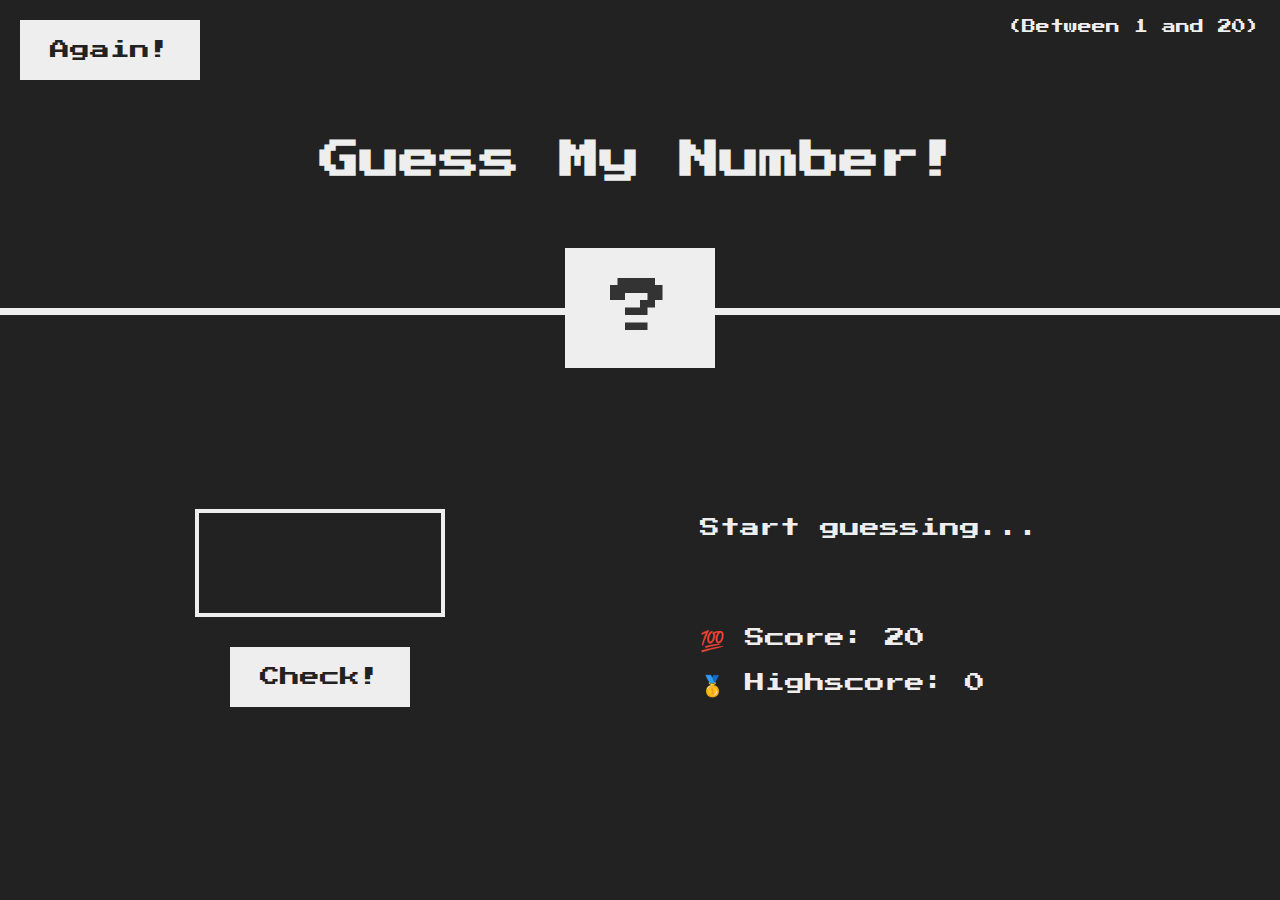
<file: guessMyNumber/index.html>
<!DOCTYPE html>
<html lang="en">
  <head>
    <meta charset="UTF-8" />
    <meta name="viewport" content="width=device-width, initial-scale=1.0" />
    <meta http-equiv="X-UA-Compatible" content="ie=edge" />
    <link rel="stylesheet" href="style.css" />
    <title>Guess My Number!</title>
  </head>
  <body>
    <header>
      <h1>Guess My Number!</h1>
      <p class="between">(Between 1 and 20)</p>
      <button class="btn again">Again!</button>
      <div class="number">?</div>
    </header>
    <main>
      <section class="left">
        <input type="number" class="guess" />
        <button class="btn check">Check!</button>
      </section>
      <section class="right">
        <p class="message">Start guessing...</p>
        <p class="label-score">💯 Score: <span class="score">20</span></p>
        <p class="label-highscore">
          🥇 Highscore: <span class="highscore">0</span>
        </p>
      </section>
    </main>
    <script src="script.js"></script>
  </body>
</html>
</file>
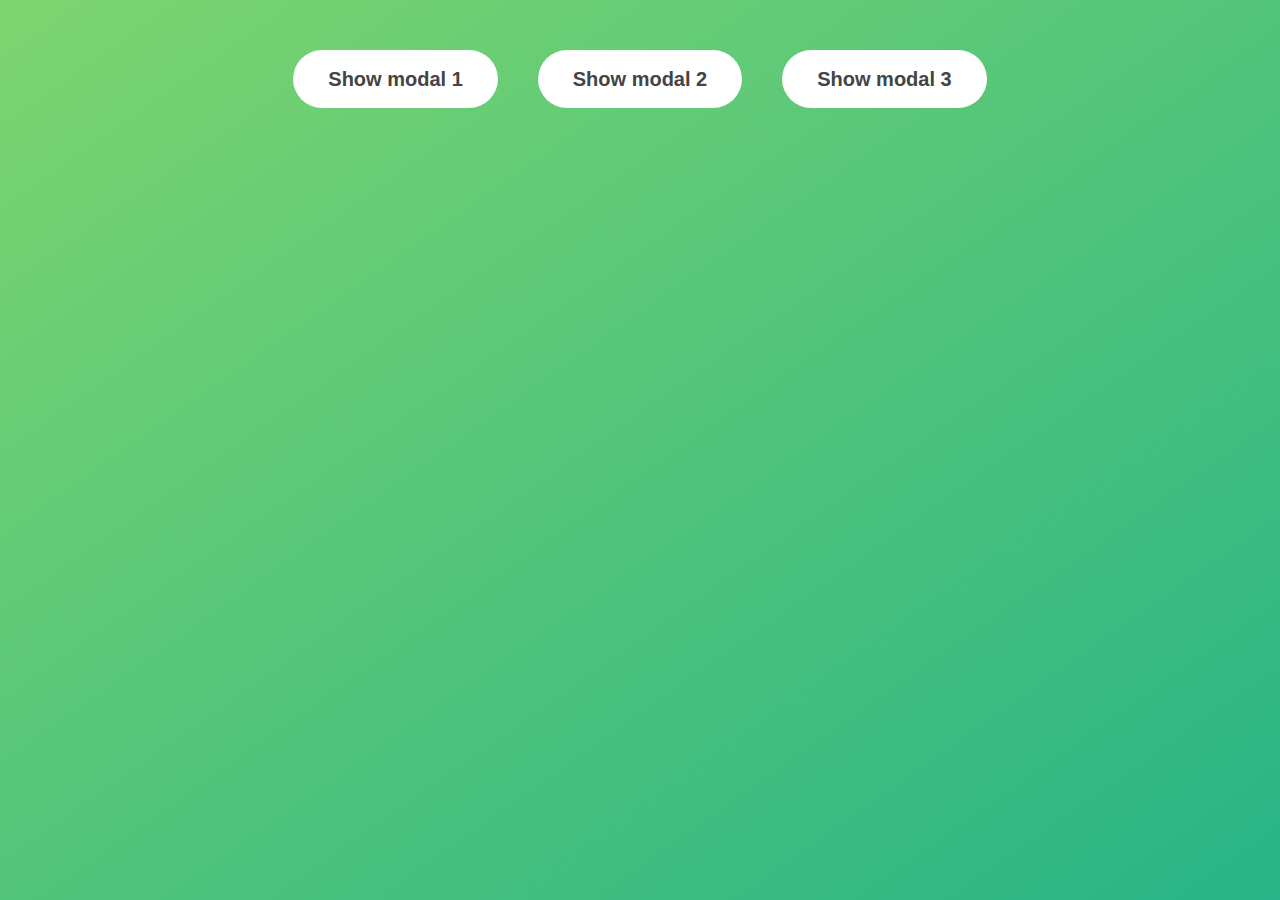
<file: modalOpenClose/index.html>
<!DOCTYPE html>
<html lang="en">
  <head>
    <meta charset="UTF-8" />
    <meta name="viewport" content="width=device-width, initial-scale=1.0" />
    <meta http-equiv="X-UA-Compatible" content="ie=edge" />
    <link rel="stylesheet" href="style.css" />
    <title>Modal window</title>
  </head>
  <body>
    <button class="show-modal">Show modal 1</button>
    <button class="show-modal">Show modal 2</button>
    <button class="show-modal">Show modal 3</button>

    <div class="modal hidden">
      <button class="close-modal">&times;</button>
      <h1>I'm a modal window 😍</h1>
      <p>
        Lorem ipsum dolor sit amet, consectetur adipisicing elit, sed do eiusmod
        tempor incididunt ut labore et dolore magna aliqua. Ut enim ad minim
        veniam, quis nostrud exercitation ullamco laboris nisi ut aliquip ex ea
        commodo consequat. Duis aute irure dolor in reprehenderit in voluptate
        velit esse cillum dolore eu fugiat nulla pariatur. Excepteur sint
        occaecat cupidatat non proident, sunt in culpa qui officia deserunt
        mollit anim id est laborum.
      </p>
    </div>
    <div class="overlay hidden"></div>

    <script src="script.js"></script>
  </body>
</html>
</file>
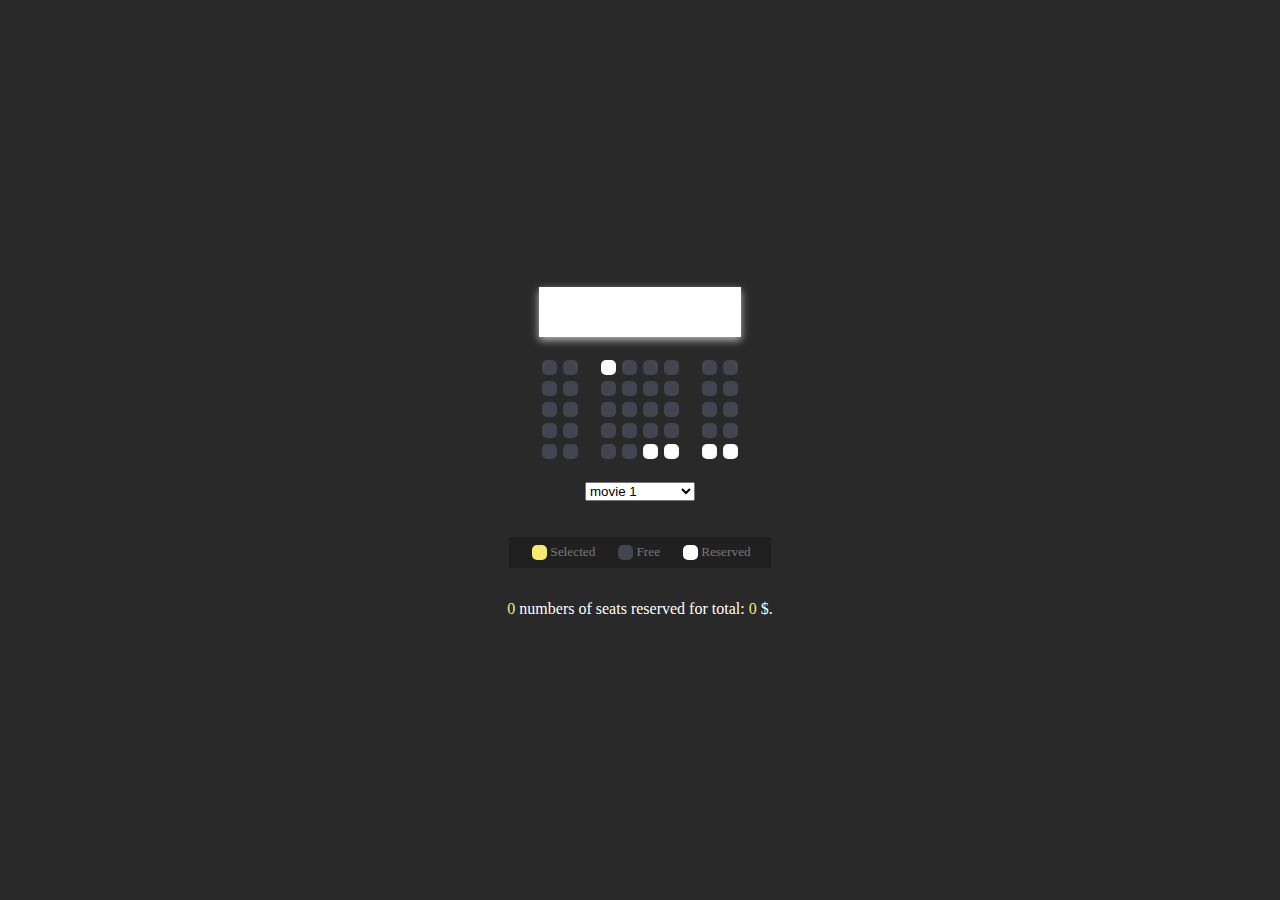
<file: Movie Tickets/index.html>
<!DOCTYPE html>
<html lang="en">

<head>
    <meta charset="UTF-8">
    <meta http-equiv="X-UA-Compatible" content="IE=edge">
    <meta name="viewport" content="width=device-width, initial-scale=1.0">
    <link rel="stylesheet" href="style.css">
    <title>Movie Ticket Reservation</title>
</head>

<body>


    <div class="container">
        <div class="screen"></div>
        <div class="row">
            <div class="seat"></div>
            <div class="seat"></div>
            <div class="seat reserved"></div>
            <div class="seat "></div>
            <div class="seat"></div>
            <div class="seat"></div>
            <div class="seat"></div>
            <div class="seat"></div>
        </div>
        <div class="row">
            <div class="seat"></div>
            <div class="seat"></div>
            <div class="seat"></div>
            <div class="seat"></div>
            <div class="seat "></div>
            <div class="seat "></div>
            <div class="seat"></div>
            <div class="seat"></div>
        </div>
        <div class="row">
            <div class="seat"></div>
            <div class="seat"></div>
            <div class="seat"></div>
            <div class="seat"></div>
            <div class="seat"></div>
            <div class="seat"></div>
            <div class="seat"></div>
            <div class="seat"></div>
        </div>
        <div class="row">
            <div class="seat"></div>
            <div class="seat"></div>
            <div class="seat"></div>
            <div class="seat"></div>
            <div class="seat"></div>
            <div class="seat"></div>
            <div class="seat"></div>
            <div class="seat"></div>
        </div>
        <div class="row">
            <div class="seat"></div>
            <div class="seat"></div>
            <div class="seat"></div>
            <div class="seat"></div>
            <div class="seat reserved"></div>
            <div class="seat reserved"></div>
            <div class="seat reserved"></div>
            <div class="seat reserved"></div>
        </div>
    </div>

    <div class="movie-list">
        <select id="movie">
            <option disabled>Select a Movie</option>
            <option value="30">movie 1</option>
            <option value="40">movie 2</option>
            <option value="50">movie 3</option>
        </select>
    </div>

    <ul class="info">
        <li>
            <div class="seat selected"></div>
            <small>Selected</small>
        </li>
        <li>
            <div class="seat"></div>
            <small>Free</small>
        </li>
        <li>
            <div class="seat reserved"></div>
            <small>Reserved</small>
        </li>
    </ul>

    <p class="text">
        <span id="count">0</span> numbers of seats reserved for total: <span id="amount">0</span> $.
    </p>



    <script src="script.js"></script>
</body>

</html>
</file>
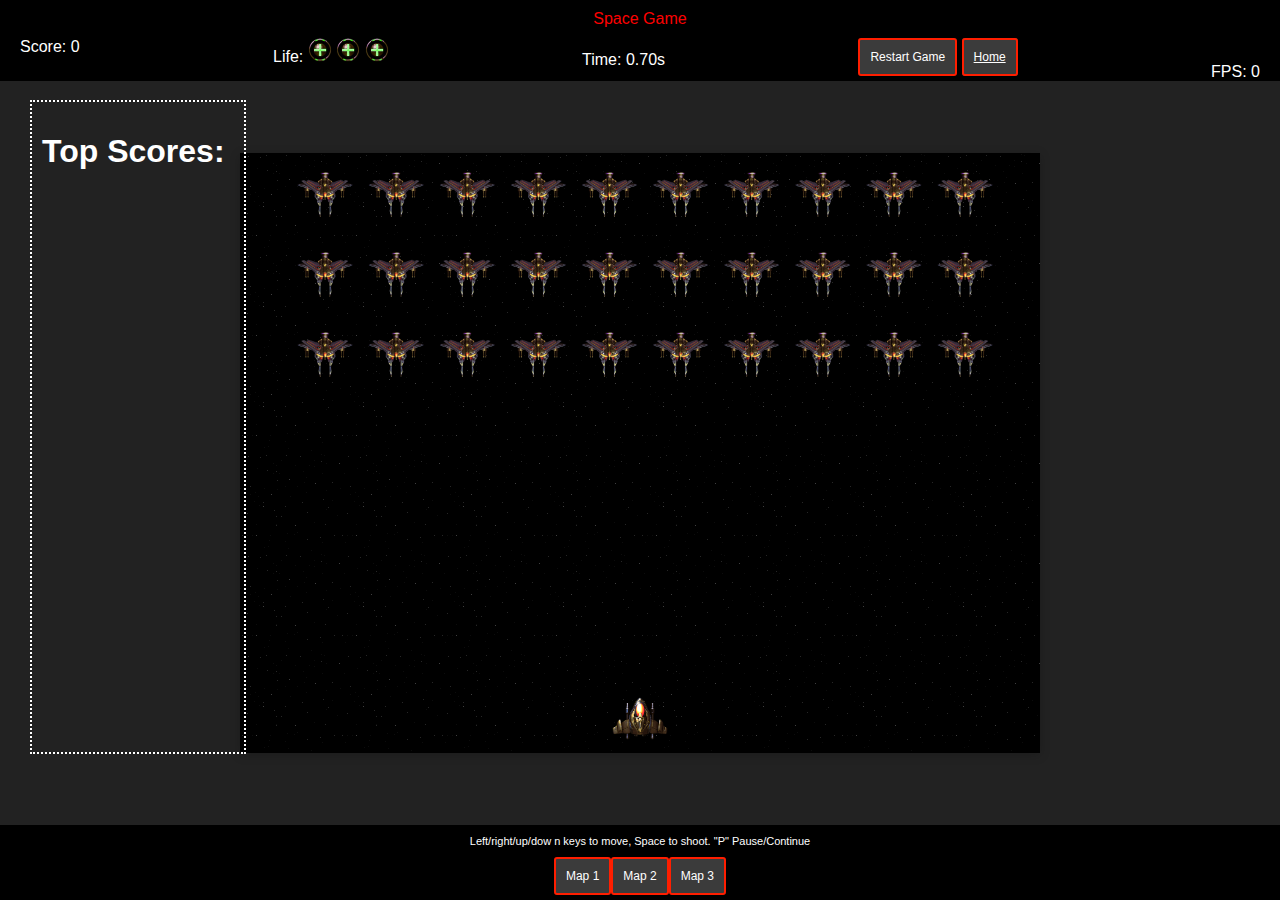
<file: Space Shooter Game/index.html>
<!DOCTYPE html>
<html lang="en">

<head>
    <meta charset="UTF-8">
    <meta name="viewport" content="width=device-width, initial-scale=1.0">

    <title>Space Invaders</title>
    <link rel="stylesheet" href="css/main.css">
    <link rel="shortcut icon" href="../img/asteroid.png" type="image/x-icon">
</head>

<body>
    <div class="wrap">
        <header>Space Game</header>
        <div id="topBar">
            <span class="score">Score: 0</span>
            <span class="hearts">
                <span>Life: </span>
                <img src="./img/hearts.png" alt="" class="heart">
                <img src="./img/hearts.png" alt="" class="heart">
                <img src="./img/hearts.png" alt="" class="heart">
            </span>
            <span class="timePassedSpan">Time: 0</span>
            <div>
                <button class="restartbtn" onclick="window.location.reload()">Restart Game</button>
                <a class="restartbtn" href="home.html">Home</a>
            </div>
            <span class="fpsDisplay">FPS: 0</span>
        </div>
        <div class="game-wrapper">
            <div class="game">
                <div class="mapsContainer"></div>
                <div class="asteroidsContainer">
                    <div class="asto asteroid1"></div>
                    <div class="asto asteroid2"></div>
                    <div class="asto asteroid3"></div>
                    <div class="scroll"></div>
                    <div class="scroll2"></div>
                </div>
            </div>
            <div class="congratulations">
                <h1>Congratulations!</h1>
                <h2>You passed the pilot test!</h2>
                <a class="btn" href="./nextlevel.html">Continue</a>
            </div>
            <div class="game-over">
                <h1>GAME OVER</h1>
                <h2>You lost the game</h2>
                <button class="btn" onclick="window.location.reload()">Restart</button>
            </div>
        </div>
        <footer>Left/right/up/dow n keys to move, Space to shoot. "P" Pause/Continue</footer>
        <div class="mapButtons">
            <button class="restartbtn" onclick="changeMap(0)">Map 1</button>
            <button class="restartbtn" onclick="changeMap(1)">Map 2</button>
            <button class="restartbtn" onclick="changeMap(2)">Map 3</button>
        </div>
        <div class="scoreBar">
            <h1>Top Scores:</h1>
            <p class="topScoredUsers"></p>
        </div>
    </div>
    <script src="js/game.js"></script>
    <script>
        let fps = 0;
        let frameCount = 0;
        let lastTime = performance.now();
        const fpsBuffer = [];

        function updateFPS() {
            const now = performance.now();
            const deltaTime = now - lastTime;
            lastTime = now;
            const currentFPS = Math.round(1000 / deltaTime);
            fpsBuffer.push(currentFPS);
            frameCount++;

            if (frameCount >= 60) {
                // Calculate average FPS over the last 60 frames
                let sum = fpsBuffer.reduce((acc, val) => acc + val, 0);
                fps = Math.round(sum / fpsBuffer.length);
                fpsBuffer.length = 0; // Clear the buffer
                frameCount = 0;
            }

            // Update the FPS display on each frame
            document.querySelector('.fpsDisplay').innerText = 'FPS: ' + fps;

            requestAnimationFrame(updateFPS);
        }

        // Start the FPS calculation loop
        updateFPS();
        function changeMap(mapIndex) {
            // Retrieve the configuration for the selected map
            const config = mapConfigurations[mapIndex];

            // Update the global game states using the selected map's configurations
            PLAYER_MAX_SPEED = config.PLAYER_MAX_SPEED;
            LASER_MAX_SPEED = config.LASER_MAX_SPEED;
            LASER_COOLDOWN = config.LASER_COOLDOWN;
            ENEMY_COOLDOWN = config.ENEMY_COOLDOWN;

            // Generate the new map using the selected map's data
            generateMap(maps[mapIndex]);
        }

        // Call the generateMap function initially with the first map
        generateMap(maps[0]);
    </script>
</body>

</html>
</file>
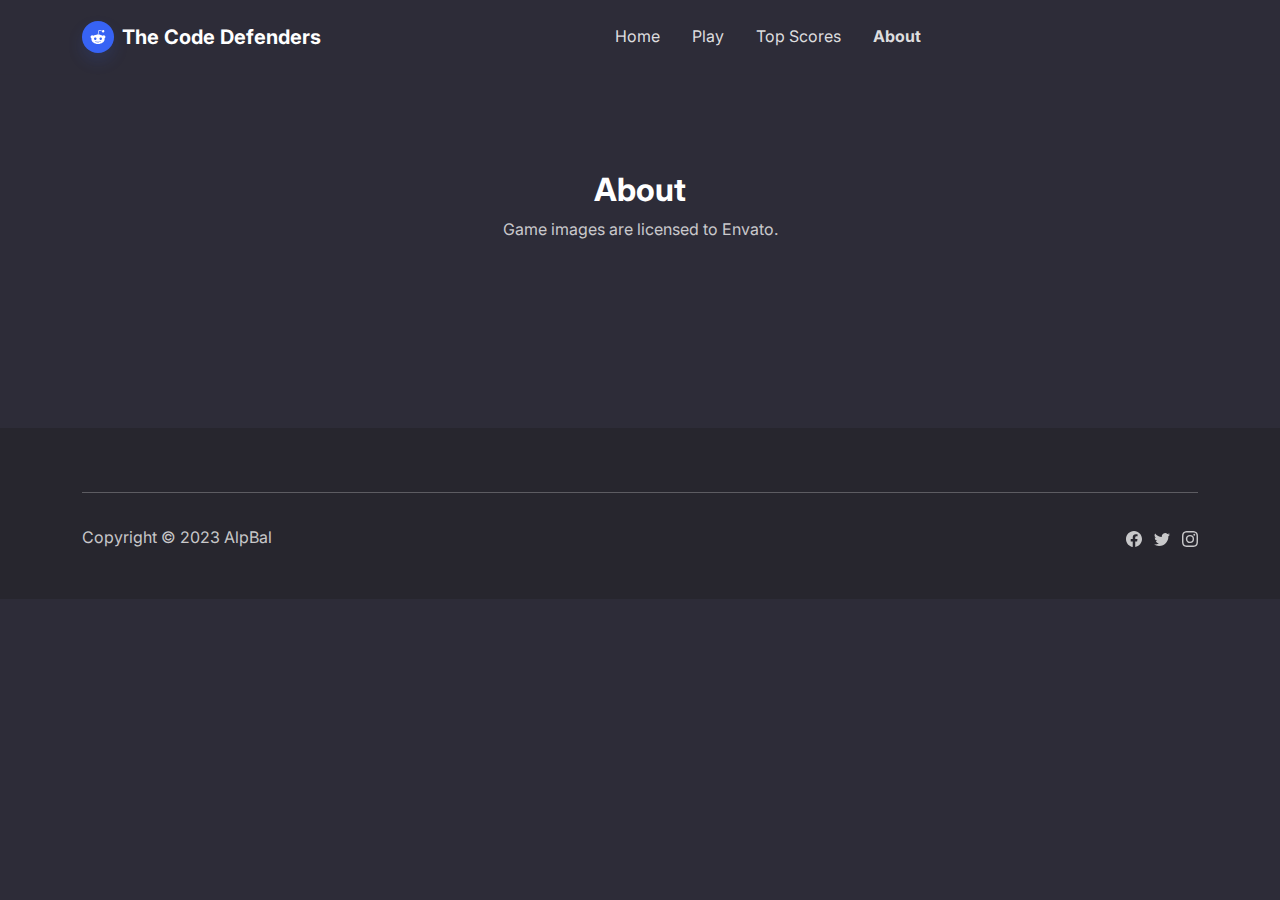
<file: Space Shooter Game/About.html>
<!DOCTYPE html>
<html data-bs-theme="light" lang="en">

<head>
    <meta charset="utf-8">
    <meta name="viewport" content="width=device-width, initial-scale=1.0, shrink-to-fit=no">
    <title>About</title>
    <link rel="stylesheet" href="css/bootstrap.min.css">
    <link rel="stylesheet"
        href="https://fonts.googleapis.com/css?family=Inter:300italic,400italic,600italic,700italic,800italic,400,300,600,700,800&amp;display=swap">
</head>

<body>
    <nav class="navbar navbar-expand-md sticky-top py-3 navbar-dark" id="mainNav">
        <div class="container"><a class="navbar-brand d-flex align-items-center" href="/"><span
                    class="bs-icon-sm bs-icon-circle bs-icon-primary shadow d-flex justify-content-center align-items-center me-2 bs-icon"><svg
                        xmlns="http://www.w3.org/2000/svg" viewBox="0 0 512 512" width="1em" height="1em"
                        fill="currentColor">
                        <!--! Font Awesome Free 6.1.1 by @fontawesome - https://fontawesome.com License - https://fontawesome.com/license/free (Icons: CC BY 4.0, Fonts: SIL OFL 1.1, Code: MIT License) Copyright 2022 Fonticons, Inc. -->
                        <path
                            d="M440.3 203.5c-15 0-28.2 6.2-37.9 15.9-35.7-24.7-83.8-40.6-137.1-42.3L293 52.3l88.2 19.8c0 21.6 17.6 39.2 39.2 39.2 22 0 39.7-18.1 39.7-39.7s-17.6-39.7-39.7-39.7c-15.4 0-28.7 9.3-35.3 22l-97.4-21.6c-4.9-1.3-9.7 2.2-11 7.1L246.3 177c-52.9 2.2-100.5 18.1-136.3 42.8-9.7-10.1-23.4-16.3-38.4-16.3-55.6 0-73.8 74.6-22.9 100.1-1.8 7.9-2.6 16.3-2.6 24.7 0 83.8 94.4 151.7 210.3 151.7 116.4 0 210.8-67.9 210.8-151.7 0-8.4-.9-17.2-3.1-25.1 49.9-25.6 31.5-99.7-23.8-99.7zM129.4 308.9c0-22 17.6-39.7 39.7-39.7 21.6 0 39.2 17.6 39.2 39.7 0 21.6-17.6 39.2-39.2 39.2-22 .1-39.7-17.6-39.7-39.2zm214.3 93.5c-36.4 36.4-139.1 36.4-175.5 0-4-3.5-4-9.7 0-13.7 3.5-3.5 9.7-3.5 13.2 0 27.8 28.5 120 29 149 0 3.5-3.5 9.7-3.5 13.2 0 4.1 4 4.1 10.2.1 13.7zm-.8-54.2c-21.6 0-39.2-17.6-39.2-39.2 0-22 17.6-39.7 39.2-39.7 22 0 39.7 17.6 39.7 39.7-.1 21.5-17.7 39.2-39.7 39.2z">
                        </path>
                    </svg></span><span>The Code Defenders</span></a><button data-bs-toggle="collapse"
                class="navbar-toggler" data-bs-target="#navcol-1"><span class="visually-hidden">Toggle
                    navigation</span><span class="navbar-toggler-icon"></span></button>
            <div class="collapse navbar-collapse" id="navcol-1">
                <ul class="navbar-nav mx-auto">
                    <li class="nav-item"><a class="nav-link" href="home.html">Home</a></li>
                    <li class="nav-item"><a class="nav-link" href="index.html">Play</a></li>
                    <li class="nav-item"><a class="nav-link" href="topScores.html">Top Scores</a></li>
                    <li class="nav-item"><a class="nav-link active" href="About.html">About</a></li>
                    <li class="nav-item"></li>
                </ul>
            </div>
        </div>
    </nav>
    <section class="py-5">
        <div class="container py-5">
            <div class="row mb-5">
                <div class="col-md-8 col-xl-6 text-center mx-auto">
                    <h2 class="fw-bold">About</h2>
                    <p class="text-muted">Game images are licensed to Envato.<br><br></p>
                </div>
            </div>
        </div>
    </section>
    <footer class="bg-dark">
        <div class="container py-4 py-lg-5">
            <hr>
            <div class="text-muted d-flex justify-content-between align-items-center pt-3">
                <p class="mb-0">Copyright © 2023 AlpBal</p>
                <ul class="list-inline mb-0">
                    <li class="list-inline-item"><svg xmlns="http://www.w3.org/2000/svg" width="1em" height="1em"
                            fill="currentColor" viewBox="0 0 16 16" class="bi bi-facebook">
                            <path
                                d="M16 8.049c0-4.446-3.582-8.05-8-8.05C3.58 0-.002 3.603-.002 8.05c0 4.017 2.926 7.347 6.75 7.951v-5.625h-2.03V8.05H6.75V6.275c0-2.017 1.195-3.131 3.022-3.131.876 0 1.791.157 1.791.157v1.98h-1.009c-.993 0-1.303.621-1.303 1.258v1.51h2.218l-.354 2.326H9.25V16c3.824-.604 6.75-3.934 6.75-7.951z">
                            </path>
                        </svg></li>
                    <li class="list-inline-item"><svg xmlns="http://www.w3.org/2000/svg" width="1em" height="1em"
                            fill="currentColor" viewBox="0 0 16 16" class="bi bi-twitter">
                            <path
                                d="M5.026 15c6.038 0 9.341-5.003 9.341-9.334 0-.14 0-.282-.006-.422A6.685 6.685 0 0 0 16 3.542a6.658 6.658 0 0 1-1.889.518 3.301 3.301 0 0 0 1.447-1.817 6.533 6.533 0 0 1-2.087.793A3.286 3.286 0 0 0 7.875 6.03a9.325 9.325 0 0 1-6.767-3.429 3.289 3.289 0 0 0 1.018 4.382A3.323 3.323 0 0 1 .64 6.575v.045a3.288 3.288 0 0 0 2.632 3.218 3.203 3.203 0 0 1-.865.115 3.23 3.23 0 0 1-.614-.057 3.283 3.283 0 0 0 3.067 2.277A6.588 6.588 0 0 1 .78 13.58a6.32 6.32 0 0 1-.78-.045A9.344 9.344 0 0 0 5.026 15z">
                            </path>
                        </svg></li>
                    <li class="list-inline-item"><svg xmlns="http://www.w3.org/2000/svg" width="1em" height="1em"
                            fill="currentColor" viewBox="0 0 16 16" class="bi bi-instagram">
                            <path
                                d="M8 0C5.829 0 5.556.01 4.703.048 3.85.088 3.269.222 2.76.42a3.917 3.917 0 0 0-1.417.923A3.927 3.927 0 0 0 .42 2.76C.222 3.268.087 3.85.048 4.7.01 5.555 0 5.827 0 8.001c0 2.172.01 2.444.048 3.297.04.852.174 1.433.372 1.942.205.526.478.972.923 1.417.444.445.89.719 1.416.923.51.198 1.09.333 1.942.372C5.555 15.99 5.827 16 8 16s2.444-.01 3.298-.048c.851-.04 1.434-.174 1.943-.372a3.916 3.916 0 0 0 1.416-.923c.445-.445.718-.891.923-1.417.197-.509.332-1.09.372-1.942C15.99 10.445 16 10.173 16 8s-.01-2.445-.048-3.299c-.04-.851-.175-1.433-.372-1.941a3.926 3.926 0 0 0-.923-1.417A3.911 3.911 0 0 0 13.24.42c-.51-.198-1.092-.333-1.943-.372C10.443.01 10.172 0 7.998 0h.003zm-.717 1.442h.718c2.136 0 2.389.007 3.232.046.78.035 1.204.166 1.486.275.373.145.64.319.92.599.28.28.453.546.598.92.11.281.24.705.275 1.485.039.843.047 1.096.047 3.231s-.008 2.389-.047 3.232c-.035.78-.166 1.203-.275 1.485a2.47 2.47 0 0 1-.599.919c-.28.28-.546.453-.92.598-.28.11-.704.24-1.485.276-.843.038-1.096.047-3.232.047s-2.39-.009-3.233-.047c-.78-.036-1.203-.166-1.485-.276a2.478 2.478 0 0 1-.92-.598 2.48 2.48 0 0 1-.6-.92c-.109-.281-.24-.705-.275-1.485-.038-.843-.046-1.096-.046-3.233 0-2.136.008-2.388.046-3.231.036-.78.166-1.204.276-1.486.145-.373.319-.64.599-.92.28-.28.546-.453.92-.598.282-.11.705-.24 1.485-.276.738-.034 1.024-.044 2.515-.045v.002zm4.988 1.328a.96.96 0 1 0 0 1.92.96.96 0 0 0 0-1.92zm-4.27 1.122a4.109 4.109 0 1 0 0 8.217 4.109 4.109 0 0 0 0-8.217zm0 1.441a2.667 2.667 0 1 1 0 5.334 2.667 2.667 0 0 1 0-5.334z">
                            </path>
                        </svg></li>
                </ul>
            </div>
        </div>
    </footer>
    <script src="https://cdn.jsdelivr.net/npm/bootstrap@5.3.0/dist/js/bootstrap.bundle.min.js"></script>
    <script src="js/bs-init.js"></script>
    <script src="js/bold-and-dark.js"></script>
</body>

</html>
</file>
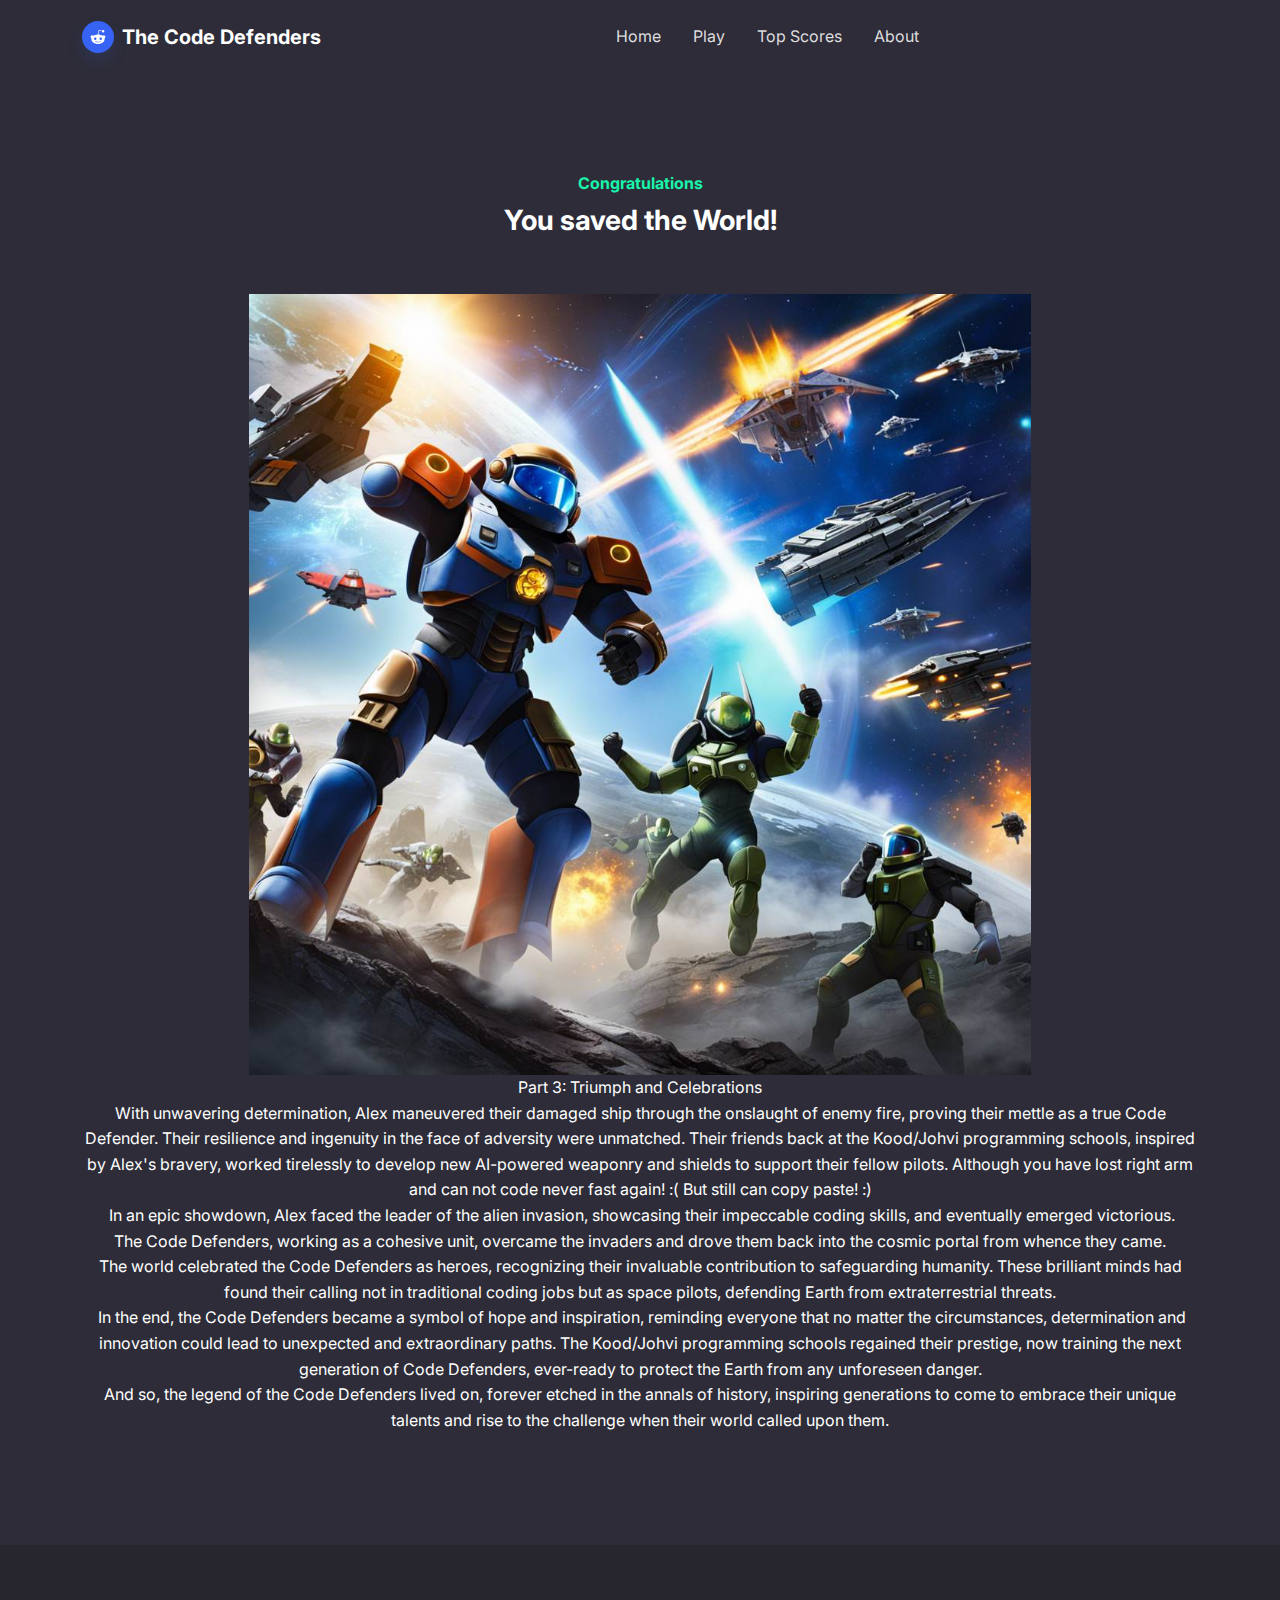
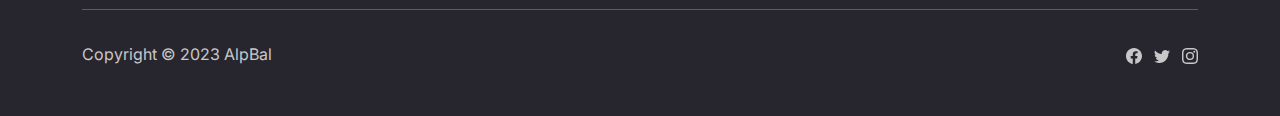
<file: Space Shooter Game/final.html>
<!DOCTYPE html>
<html data-bs-theme="light" lang="en">

<head>
    <meta charset="utf-8">
    <meta name="viewport" content="width=device-width, initial-scale=1.0, shrink-to-fit=no">
    <title>Ending</title>
    <link rel="stylesheet" href="css/bootstrap.min.css">
    <link rel="stylesheet"
        href="https://fonts.googleapis.com/css?family=Inter:300italic,400italic,600italic,700italic,800italic,400,300,600,700,800&amp;display=swap">
</head>

<body>
    <nav class="navbar navbar-expand-md sticky-top py-3 navbar-dark" id="mainNav">
        <div class="container"><a class="navbar-brand d-flex align-items-center" href="/"><span
                    class="bs-icon-sm bs-icon-circle bs-icon-primary shadow d-flex justify-content-center align-items-center me-2 bs-icon"><svg
                        xmlns="http://www.w3.org/2000/svg" viewBox="0 0 512 512" width="1em" height="1em"
                        fill="currentColor">
                        <!--! Font Awesome Free 6.1.1 by @fontawesome - https://fontawesome.com License - https://fontawesome.com/license/free (Icons: CC BY 4.0, Fonts: SIL OFL 1.1, Code: MIT License) Copyright 2022 Fonticons, Inc. -->
                        <path
                            d="M440.3 203.5c-15 0-28.2 6.2-37.9 15.9-35.7-24.7-83.8-40.6-137.1-42.3L293 52.3l88.2 19.8c0 21.6 17.6 39.2 39.2 39.2 22 0 39.7-18.1 39.7-39.7s-17.6-39.7-39.7-39.7c-15.4 0-28.7 9.3-35.3 22l-97.4-21.6c-4.9-1.3-9.7 2.2-11 7.1L246.3 177c-52.9 2.2-100.5 18.1-136.3 42.8-9.7-10.1-23.4-16.3-38.4-16.3-55.6 0-73.8 74.6-22.9 100.1-1.8 7.9-2.6 16.3-2.6 24.7 0 83.8 94.4 151.7 210.3 151.7 116.4 0 210.8-67.9 210.8-151.7 0-8.4-.9-17.2-3.1-25.1 49.9-25.6 31.5-99.7-23.8-99.7zM129.4 308.9c0-22 17.6-39.7 39.7-39.7 21.6 0 39.2 17.6 39.2 39.7 0 21.6-17.6 39.2-39.2 39.2-22 .1-39.7-17.6-39.7-39.2zm214.3 93.5c-36.4 36.4-139.1 36.4-175.5 0-4-3.5-4-9.7 0-13.7 3.5-3.5 9.7-3.5 13.2 0 27.8 28.5 120 29 149 0 3.5-3.5 9.7-3.5 13.2 0 4.1 4 4.1 10.2.1 13.7zm-.8-54.2c-21.6 0-39.2-17.6-39.2-39.2 0-22 17.6-39.7 39.2-39.7 22 0 39.7 17.6 39.7 39.7-.1 21.5-17.7 39.2-39.7 39.2z">
                        </path>
                    </svg></span><span>The Code Defenders</span></a><button data-bs-toggle="collapse"
                class="navbar-toggler" data-bs-target="#navcol-1"><span class="visually-hidden">Toggle
                    navigation</span><span class="navbar-toggler-icon"></span></button>
            <div class="collapse navbar-collapse" id="navcol-1">
                <ul class="navbar-nav mx-auto">
                    <li class="nav-item"><a class="nav-link" href="home.html">Home</a></li>
                    <li class="nav-item"><a class="nav-link" href="index.html">Play</a></li>
                    <li class="nav-item"><a class="nav-link" href="topScores.html">Top Scores</a></li>
                    <li class="nav-item"><a class="nav-link" href="About.html">About</a></li>
                    <li class="nav-item"></li>
                </ul>
            </div>
        </div>
    </nav>
    <section class="py-5">
        <div class="container py-5">
            <div class="row mb-4 mb-lg-5">
                <div class="col-md-8 col-xl-6 text-center mx-auto flash animated">
                    <p class="fw-bold text-success mb-2">Congratulations</p>
                    <h3 class="fw-bold">You saved the World!</h3>
                </div>
            </div>
            <div class="row">
                <div class="col" style="text-align: center;"><img style="text-align: center;width: 70%;"
                        src="img/final.jpg"></div>
            </div>
            <p style="text-align: center;">Part 3: Triumph and Celebrations<br>With unwavering determination, Alex
                maneuvered their damaged ship through the onslaught of enemy fire, proving their mettle as a true Code
                Defender. Their resilience and ingenuity in the face of adversity were unmatched. Their friends back at
                the Kood/Johvi programming schools, inspired by Alex's bravery, worked tirelessly to develop new
                AI-powered weaponry and shields to support their fellow pilots. Although you have lost right arm and can
                not code never fast again! :( But still can copy paste! :)<br>&nbsp;In an epic showdown, Alex faced the
                leader of the alien invasion, showcasing their impeccable coding skills, and eventually emerged
                victorious. <br>The Code Defenders, working as a cohesive unit, overcame the invaders and drove them
                back into the cosmic portal from whence they came.<br>The world celebrated the Code Defenders as heroes,
                recognizing their invaluable contribution to safeguarding humanity. These brilliant minds had found
                their calling not in traditional coding jobs but as space pilots, defending Earth from extraterrestrial
                threats.<br>&nbsp;In the end, the Code Defenders became a symbol of hope and inspiration, reminding
                everyone that no matter the circumstances, determination and innovation could lead to unexpected and
                extraordinary paths. The Kood/Johvi programming schools regained their prestige, now training the next
                generation of Code Defenders, ever-ready to protect the Earth from any unforeseen danger.<br>And so, the
                legend of the Code Defenders lived on, forever etched in the annals of history, inspiring generations to
                come to embrace their unique talents and rise to the challenge when their world called upon them.</p>
        </div>
    </section>
    <footer class="bg-dark">
        <div class="container py-4 py-lg-5">
            <hr>
            <div class="text-muted d-flex justify-content-between align-items-center pt-3">
                <p class="mb-0">Copyright © 2023 AlpBal</p>
                <ul class="list-inline mb-0">
                    <li class="list-inline-item"><svg xmlns="http://www.w3.org/2000/svg" width="1em" height="1em"
                            fill="currentColor" viewBox="0 0 16 16" class="bi bi-facebook">
                            <path
                                d="M16 8.049c0-4.446-3.582-8.05-8-8.05C3.58 0-.002 3.603-.002 8.05c0 4.017 2.926 7.347 6.75 7.951v-5.625h-2.03V8.05H6.75V6.275c0-2.017 1.195-3.131 3.022-3.131.876 0 1.791.157 1.791.157v1.98h-1.009c-.993 0-1.303.621-1.303 1.258v1.51h2.218l-.354 2.326H9.25V16c3.824-.604 6.75-3.934 6.75-7.951z">
                            </path>
                        </svg></li>
                    <li class="list-inline-item"><svg xmlns="http://www.w3.org/2000/svg" width="1em" height="1em"
                            fill="currentColor" viewBox="0 0 16 16" class="bi bi-twitter">
                            <path
                                d="M5.026 15c6.038 0 9.341-5.003 9.341-9.334 0-.14 0-.282-.006-.422A6.685 6.685 0 0 0 16 3.542a6.658 6.658 0 0 1-1.889.518 3.301 3.301 0 0 0 1.447-1.817 6.533 6.533 0 0 1-2.087.793A3.286 3.286 0 0 0 7.875 6.03a9.325 9.325 0 0 1-6.767-3.429 3.289 3.289 0 0 0 1.018 4.382A3.323 3.323 0 0 1 .64 6.575v.045a3.288 3.288 0 0 0 2.632 3.218 3.203 3.203 0 0 1-.865.115 3.23 3.23 0 0 1-.614-.057 3.283 3.283 0 0 0 3.067 2.277A6.588 6.588 0 0 1 .78 13.58a6.32 6.32 0 0 1-.78-.045A9.344 9.344 0 0 0 5.026 15z">
                            </path>
                        </svg></li>
                    <li class="list-inline-item"><svg xmlns="http://www.w3.org/2000/svg" width="1em" height="1em"
                            fill="currentColor" viewBox="0 0 16 16" class="bi bi-instagram">
                            <path
                                d="M8 0C5.829 0 5.556.01 4.703.048 3.85.088 3.269.222 2.76.42a3.917 3.917 0 0 0-1.417.923A3.927 3.927 0 0 0 .42 2.76C.222 3.268.087 3.85.048 4.7.01 5.555 0 5.827 0 8.001c0 2.172.01 2.444.048 3.297.04.852.174 1.433.372 1.942.205.526.478.972.923 1.417.444.445.89.719 1.416.923.51.198 1.09.333 1.942.372C5.555 15.99 5.827 16 8 16s2.444-.01 3.298-.048c.851-.04 1.434-.174 1.943-.372a3.916 3.916 0 0 0 1.416-.923c.445-.445.718-.891.923-1.417.197-.509.332-1.09.372-1.942C15.99 10.445 16 10.173 16 8s-.01-2.445-.048-3.299c-.04-.851-.175-1.433-.372-1.941a3.926 3.926 0 0 0-.923-1.417A3.911 3.911 0 0 0 13.24.42c-.51-.198-1.092-.333-1.943-.372C10.443.01 10.172 0 7.998 0h.003zm-.717 1.442h.718c2.136 0 2.389.007 3.232.046.78.035 1.204.166 1.486.275.373.145.64.319.92.599.28.28.453.546.598.92.11.281.24.705.275 1.485.039.843.047 1.096.047 3.231s-.008 2.389-.047 3.232c-.035.78-.166 1.203-.275 1.485a2.47 2.47 0 0 1-.599.919c-.28.28-.546.453-.92.598-.28.11-.704.24-1.485.276-.843.038-1.096.047-3.232.047s-2.39-.009-3.233-.047c-.78-.036-1.203-.166-1.485-.276a2.478 2.478 0 0 1-.92-.598 2.48 2.48 0 0 1-.6-.92c-.109-.281-.24-.705-.275-1.485-.038-.843-.046-1.096-.046-3.233 0-2.136.008-2.388.046-3.231.036-.78.166-1.204.276-1.486.145-.373.319-.64.599-.92.28-.28.546-.453.92-.598.282-.11.705-.24 1.485-.276.738-.034 1.024-.044 2.515-.045v.002zm4.988 1.328a.96.96 0 1 0 0 1.92.96.96 0 0 0 0-1.92zm-4.27 1.122a4.109 4.109 0 1 0 0 8.217 4.109 4.109 0 0 0 0-8.217zm0 1.441a2.667 2.667 0 1 1 0 5.334 2.667 2.667 0 0 1 0-5.334z">
                            </path>
                        </svg></li>
                </ul>
            </div>
        </div>
    </footer>
    <script src="https://cdn.jsdelivr.net/npm/bootstrap@5.3.0/dist/js/bootstrap.bundle.min.js"></script>
    <script src="js/bs-init.js"></script>
    <script src="js/bold-and-dark.js"></script>
</body>

</html>
</file>
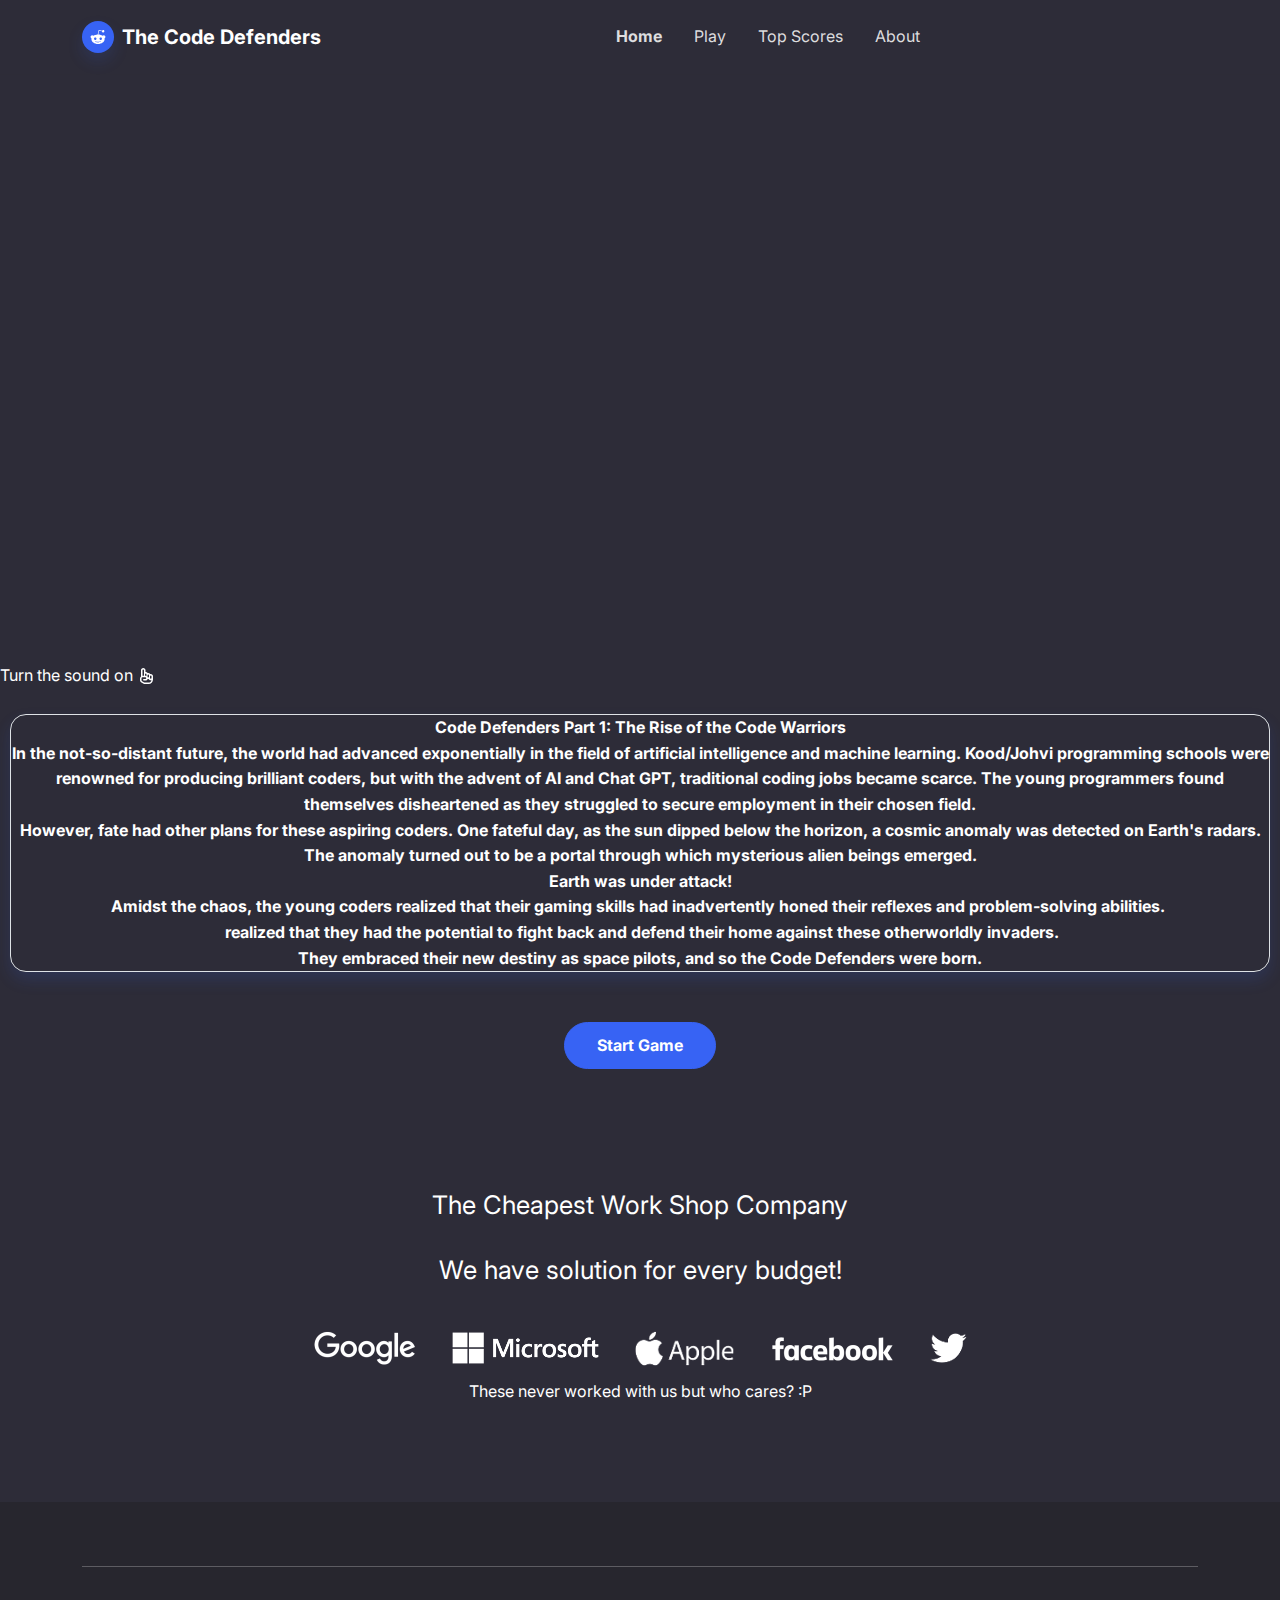
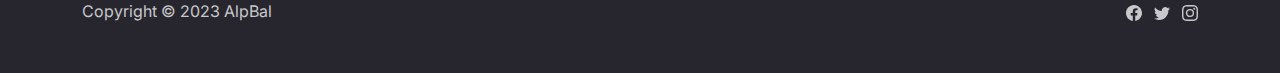
<file: Space Shooter Game/home.html>
<!DOCTYPE html>
<html data-bs-theme="light" lang="en">

<head>
    <meta charset="utf-8">
    <meta name="viewport" content="width=device-width, initial-scale=1.0, shrink-to-fit=no">
    <title>Home</title>
    <link rel="stylesheet" href="css/bootstrap.min.css">
    <link rel="stylesheet"
        href="https://fonts.googleapis.com/css?family=Inter:300italic,400italic,600italic,700italic,800italic,400,300,600,700,800&amp;display=swap">
</head>

<body>
    <nav class="navbar navbar-expand-md sticky-top py-3 navbar-dark" id="mainNav">
        <div class="container"><a class="navbar-brand d-flex align-items-center" href="/home.html"><span
                    class="bs-icon-sm bs-icon-circle bs-icon-primary shadow d-flex justify-content-center align-items-center me-2 bs-icon"><svg
                        xmlns="http://www.w3.org/2000/svg" viewBox="0 0 512 512" width="1em" height="1em"
                        fill="currentColor">
                        <!--! Font Awesome Free 6.1.1 by @fontawesome - https://fontawesome.com License - https://fontawesome.com/license/free (Icons: CC BY 4.0, Fonts: SIL OFL 1.1, Code: MIT License) Copyright 2022 Fonticons, Inc. -->
                        <path
                            d="M440.3 203.5c-15 0-28.2 6.2-37.9 15.9-35.7-24.7-83.8-40.6-137.1-42.3L293 52.3l88.2 19.8c0 21.6 17.6 39.2 39.2 39.2 22 0 39.7-18.1 39.7-39.7s-17.6-39.7-39.7-39.7c-15.4 0-28.7 9.3-35.3 22l-97.4-21.6c-4.9-1.3-9.7 2.2-11 7.1L246.3 177c-52.9 2.2-100.5 18.1-136.3 42.8-9.7-10.1-23.4-16.3-38.4-16.3-55.6 0-73.8 74.6-22.9 100.1-1.8 7.9-2.6 16.3-2.6 24.7 0 83.8 94.4 151.7 210.3 151.7 116.4 0 210.8-67.9 210.8-151.7 0-8.4-.9-17.2-3.1-25.1 49.9-25.6 31.5-99.7-23.8-99.7zM129.4 308.9c0-22 17.6-39.7 39.7-39.7 21.6 0 39.2 17.6 39.2 39.7 0 21.6-17.6 39.2-39.2 39.2-22 .1-39.7-17.6-39.7-39.2zm214.3 93.5c-36.4 36.4-139.1 36.4-175.5 0-4-3.5-4-9.7 0-13.7 3.5-3.5 9.7-3.5 13.2 0 27.8 28.5 120 29 149 0 3.5-3.5 9.7-3.5 13.2 0 4.1 4 4.1 10.2.1 13.7zm-.8-54.2c-21.6 0-39.2-17.6-39.2-39.2 0-22 17.6-39.7 39.2-39.7 22 0 39.7 17.6 39.7 39.7-.1 21.5-17.7 39.2-39.7 39.2z">
                        </path>
                    </svg></span><span>The Code Defenders</span></a><button data-bs-toggle="collapse"
                class="navbar-toggler" data-bs-target="#navcol-1"><span class="visually-hidden">Toggle
                    navigation</span><span class="navbar-toggler-icon"></span></button>
            <div class="collapse navbar-collapse" id="navcol-1">
                <ul class="navbar-nav mx-auto">
                    <li class="nav-item"><a class="nav-link active" href="home.html">Home</a></li>
                    <li class="nav-item"><a class="nav-link" href="index.html">Play</a></li>
                    <li class="nav-item"><a class="nav-link" href="topScores.html">Top Scores</a></li>
                    <li class="nav-item"><a class="nav-link" href="About.html">About</a></li>
                    <li class="nav-item"></li>
                </ul>
            </div>
        </div>
    </nav>
    <header class="bg-dark"></header>
    <section class="d-flex flex-column py-5" style="width: 100%;height: 100%;margin-bottom: 20px;">
        <div class="col" style="width: 100vw;height: 100vh;"><iframe class="d-flex" allowfullscreen="" frameborder="0"
                src="https://www.youtube.com/embed/3BrnQiZyk5o?autoplay=1&amp;mute=1" width="1200px" height="720px"
                style="width: 100%;height: 60vh;"></iframe></div>
        <p class="shake animated">Turn the sound on<svg xmlns="http://www.w3.org/2000/svg" viewBox="-32 0 512 512"
                width="1em" height="1em" fill="currentColor" style="margin-left: 5px;">
                <!--! Font Awesome Free 6.1.1 by @fontawesome - https://fontawesome.com License - https://fontawesome.com/license/free (Icons: CC BY 4.0, Fonts: SIL OFL 1.1, Code: MIT License) Copyright 2022 Fonticons, Inc. -->
                <path
                    d="M376 192c-6.428 0-12.66 .8457-18.6 2.434C344.7 173.8 321.9 160 296 160c-6.428 0-12.66 .8457-18.6 2.434C264.7 141.8 241.9 128 216 128C213.3 128 210.6 128.1 208 128.4V72C208 32.3 175.7 0 136 0S64 32.3 64 72v196.3C44.51 284.5 32 308.8 32 336v49.88c0 32.1 17.1 61.65 44.63 77.12l55.83 31.35C153.1 505.9 176.4 512 199.8 512h107.9C385.1 512 448 447.4 448 368V264C448 224.3 415.7 192 376 192zM272 232c0-13.23 10.78-24 24-24S320 218.8 320 232v47.91C320 293.1 309.2 304 296 304S272 293.2 272 280V232zM192 200C192 186.8 202.8 176 216 176s24 10.77 24 24v48c0 3.029-.7012 5.875-1.73 8.545C227.9 251.3 216.4 248 204 248H192V200zM112 72c0-13.23 10.78-24 24-24S160 58.77 160 72v176H120c-2.686 0-5.217 .5566-7.84 .793C112.2 248.5 112 248.3 112 248V72zM307.7 464H199.8c-15.25 0-30.41-3.984-43.88-11.52l-55.78-31.34C87.72 414.2 80 400.6 80 385.9V336c0-22.06 17.94-40 40-40h84c15.44 0 28 12.56 28 28S219.4 352 204 352H152C138.8 352 128 362.8 128 376s10.75 24 24 24h52c33.23 0 61.25-21.58 71.54-51.36C282 350.7 288.9 352 296 352c5.041 0 9.836-1.166 14.66-2.178C322 374.6 346.1 392 376 392c7.684 0 14.94-1.557 21.87-3.836C388.9 431.4 351.9 464 307.7 464zM400 320c0 13.23-10.78 24-24 24S352 333.2 352 320V264c0-13.23 10.78-24 24-24s24 10.77 24 24V320z">
                </path>
            </svg>&nbsp;</p>
        <div style="text-align: center;">
            <p class="text-center border rounded shadow" style="margin: 10px;font-weight: bold;margin-bottom: 50px;">
                Code Defenders Part 1: The Rise of the Code Warriors<br>In the not-so-distant future, the world had
                advanced exponentially in the field of artificial intelligence and machine learning. Kood/Johvi
                programming schools were renowned for producing brilliant coders, but with the advent of AI and Chat
                GPT, traditional coding jobs became scarce. The young programmers found themselves disheartened as they
                struggled to secure employment in their chosen field.<br>However, fate had other plans for these
                aspiring coders. One fateful day, as the sun dipped below the horizon, a cosmic anomaly was detected on
                Earth's radars. <br>The anomaly turned out to be a portal through which mysterious alien beings emerged.
                <br>Earth was under attack!<br>Amidst the chaos, the young coders realized that their gaming skills had
                inadvertently honed their reflexes and problem-solving abilities.&nbsp;<br>&nbsp;realized that they had
                the potential to fight back and defend their home against these otherworldly invaders. <br>They embraced
                their new destiny as space pilots, and so the Code Defenders were born.
            </p><a class="btn btn-primary" role="button" href="index.html">Start Game</a>
        </div>
    </section>
    <section>
        <div>
            <div class="col">
                <div class="container text-center py-5">
                    <p class="mb-4" style="font-size: 1.6rem;">The Cheapest Work Shop Company</p>
                    <p class="mb-4" style="font-size: 1.6rem;">We have solution for every budget!</p><a href="#"> <img
                            class="m-3" src="img/brands/google.png"></a><a href="#"> <img class="m-3"
                            src="img/brands/microsoft.png"></a><a href="#"> <img class="m-3"
                            src="img/brands/apple.png"></a><a href="#"> <img class="m-3"
                            src="img/brands/facebook.png"></a><a href="#"> <img class="m-3"
                            src="img/brands/twitter.png"></a>
                    <p style="text-align: center;margin: -3px;margin-bottom: 50px;">These never worked with us but who
                        cares? :P</p>
                </div>
            </div>
        </div>
    </section>
    <footer class="bg-dark">
        <div class="container py-4 py-lg-5">
            <hr>
            <div class="text-muted d-flex justify-content-between align-items-center pt-3">
                <p class="mb-0">Copyright © 2023 AlpBal</p>
                <ul class="list-inline mb-0">
                    <li class="list-inline-item"><svg xmlns="http://www.w3.org/2000/svg" width="1em" height="1em"
                            fill="currentColor" viewBox="0 0 16 16" class="bi bi-facebook">
                            <path
                                d="M16 8.049c0-4.446-3.582-8.05-8-8.05C3.58 0-.002 3.603-.002 8.05c0 4.017 2.926 7.347 6.75 7.951v-5.625h-2.03V8.05H6.75V6.275c0-2.017 1.195-3.131 3.022-3.131.876 0 1.791.157 1.791.157v1.98h-1.009c-.993 0-1.303.621-1.303 1.258v1.51h2.218l-.354 2.326H9.25V16c3.824-.604 6.75-3.934 6.75-7.951z">
                            </path>
                        </svg></li>
                    <li class="list-inline-item"><svg xmlns="http://www.w3.org/2000/svg" width="1em" height="1em"
                            fill="currentColor" viewBox="0 0 16 16" class="bi bi-twitter">
                            <path
                                d="M5.026 15c6.038 0 9.341-5.003 9.341-9.334 0-.14 0-.282-.006-.422A6.685 6.685 0 0 0 16 3.542a6.658 6.658 0 0 1-1.889.518 3.301 3.301 0 0 0 1.447-1.817 6.533 6.533 0 0 1-2.087.793A3.286 3.286 0 0 0 7.875 6.03a9.325 9.325 0 0 1-6.767-3.429 3.289 3.289 0 0 0 1.018 4.382A3.323 3.323 0 0 1 .64 6.575v.045a3.288 3.288 0 0 0 2.632 3.218 3.203 3.203 0 0 1-.865.115 3.23 3.23 0 0 1-.614-.057 3.283 3.283 0 0 0 3.067 2.277A6.588 6.588 0 0 1 .78 13.58a6.32 6.32 0 0 1-.78-.045A9.344 9.344 0 0 0 5.026 15z">
                            </path>
                        </svg></li>
                    <li class="list-inline-item"><svg xmlns="http://www.w3.org/2000/svg" width="1em" height="1em"
                            fill="currentColor" viewBox="0 0 16 16" class="bi bi-instagram">
                            <path
                                d="M8 0C5.829 0 5.556.01 4.703.048 3.85.088 3.269.222 2.76.42a3.917 3.917 0 0 0-1.417.923A3.927 3.927 0 0 0 .42 2.76C.222 3.268.087 3.85.048 4.7.01 5.555 0 5.827 0 8.001c0 2.172.01 2.444.048 3.297.04.852.174 1.433.372 1.942.205.526.478.972.923 1.417.444.445.89.719 1.416.923.51.198 1.09.333 1.942.372C5.555 15.99 5.827 16 8 16s2.444-.01 3.298-.048c.851-.04 1.434-.174 1.943-.372a3.916 3.916 0 0 0 1.416-.923c.445-.445.718-.891.923-1.417.197-.509.332-1.09.372-1.942C15.99 10.445 16 10.173 16 8s-.01-2.445-.048-3.299c-.04-.851-.175-1.433-.372-1.941a3.926 3.926 0 0 0-.923-1.417A3.911 3.911 0 0 0 13.24.42c-.51-.198-1.092-.333-1.943-.372C10.443.01 10.172 0 7.998 0h.003zm-.717 1.442h.718c2.136 0 2.389.007 3.232.046.78.035 1.204.166 1.486.275.373.145.64.319.92.599.28.28.453.546.598.92.11.281.24.705.275 1.485.039.843.047 1.096.047 3.231s-.008 2.389-.047 3.232c-.035.78-.166 1.203-.275 1.485a2.47 2.47 0 0 1-.599.919c-.28.28-.546.453-.92.598-.28.11-.704.24-1.485.276-.843.038-1.096.047-3.232.047s-2.39-.009-3.233-.047c-.78-.036-1.203-.166-1.485-.276a2.478 2.478 0 0 1-.92-.598 2.48 2.48 0 0 1-.6-.92c-.109-.281-.24-.705-.275-1.485-.038-.843-.046-1.096-.046-3.233 0-2.136.008-2.388.046-3.231.036-.78.166-1.204.276-1.486.145-.373.319-.64.599-.92.28-.28.546-.453.92-.598.282-.11.705-.24 1.485-.276.738-.034 1.024-.044 2.515-.045v.002zm4.988 1.328a.96.96 0 1 0 0 1.92.96.96 0 0 0 0-1.92zm-4.27 1.122a4.109 4.109 0 1 0 0 8.217 4.109 4.109 0 0 0 0-8.217zm0 1.441a2.667 2.667 0 1 1 0 5.334 2.667 2.667 0 0 1 0-5.334z">
                            </path>
                        </svg></li>
                </ul>
            </div>
        </div>
    </footer>
    <script src="https://cdn.jsdelivr.net/npm/bootstrap@5.3.0/dist/js/bootstrap.bundle.min.js"></script>
    <script src="js/bs-init.js"></script>
    <script src="js/bold-and-dark.js"></script>
</body>

</html>
</file>
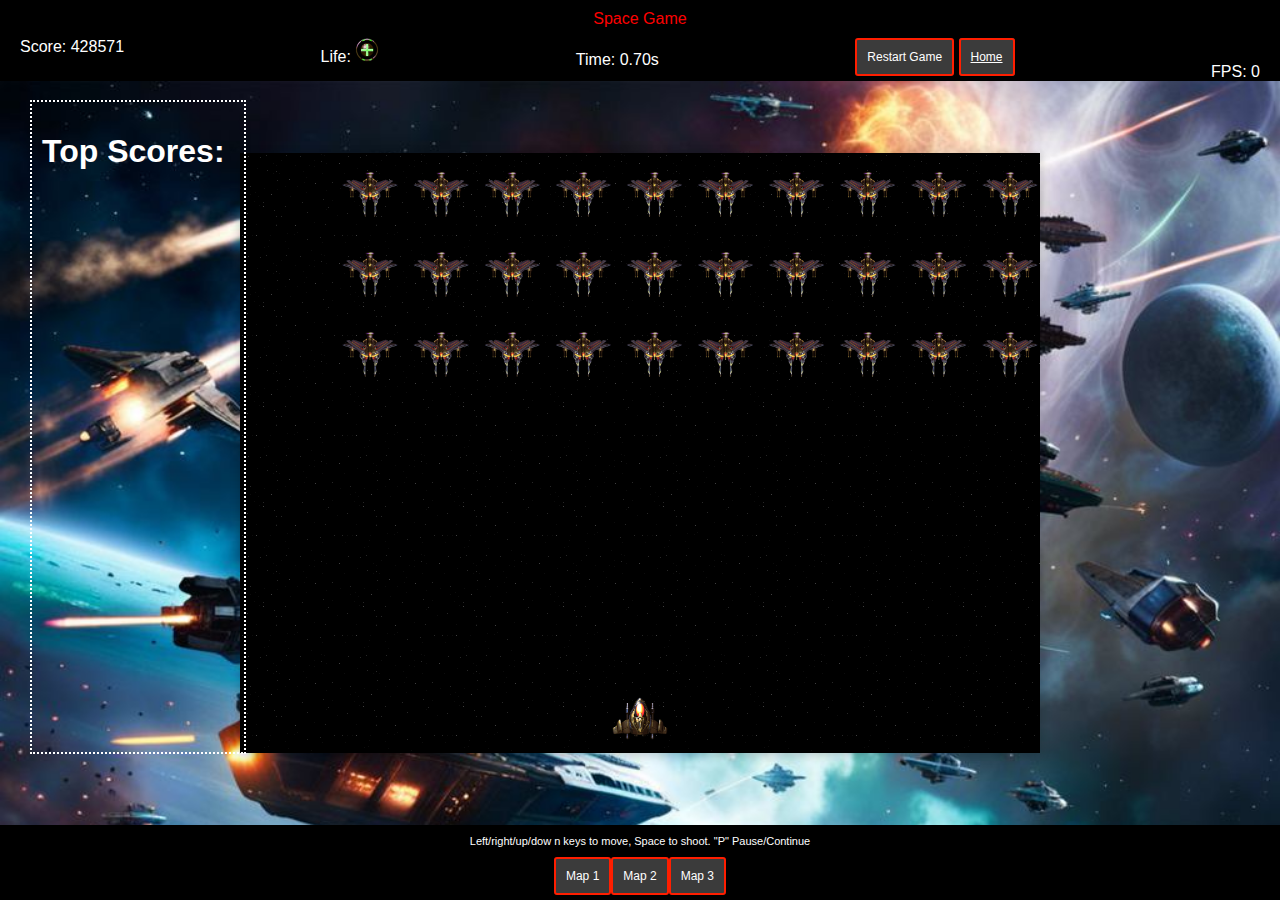
<file: Space Shooter Game/index2.html>
<!DOCTYPE html>
<html lang="en">

<head>
    <meta charset="UTF-8">
    <meta name="viewport" content="width=device-width, initial-scale=1.0">

    <title>Space Invaders</title>
    <link rel="stylesheet" href="css/main.css">
    <link rel="shortcut icon" href="../img/asteroid.png" type="image/x-icon">
    <style>
        .game-wrapper {
            background-image: url(./img/passed.jpg);
            background-size: cover;
        }
    </style>
</head>

<body>
    <div class="wrap">
        <header>Space Game</header>
        <div id="topBar">
            <span class="score">Score: 0</span>
            <span class="hearts">
                <span>Life: </span>
                <img src="./img/hearts.png" alt="" class="heart">
            </span>
            <span class="timePassedSpan">Time: 0</span>
            <div>
                <button class="restartbtn" onclick="window.location.reload()">Restart Game</button>
                <a class="restartbtn" href="home.html">Home</a>
            </div>
            <span class="fpsDisplay">FPS: 0</span>
        </div>
        <div class="game-wrapper">
            <div class="game">
                <div class="mapsContainer"></div>
                <div class="asteroidsContainer">
                    <div class="asto asteroid1"></div>
                    <div class="asto asteroid2"></div>
                    <div class="asto asteroid3"></div>
                    <div class="scroll"></div>
                    <div class="scroll2"></div>
                </div>
            </div>
            <div class="congratulations">
                <h1>Congratulations!</h1>
                <h2>You Saved the world!</h2>
                <a class="btn" href="./final.html">Continue</a>
            </div>
            <div class="game-over">
                <h1>GAME OVER</h1>
                <h2>You lost the game</h2>
                <button class="btn" onclick="window.location.reload()">Restart</button>
            </div>
        </div>
        <footer>Left/right/up/dow n keys to move, Space to shoot. "P" Pause/Continue</footer>
        <div class="mapButtons">
            <button class="restartbtn" onclick="changeMap(0)">Map 1</button>
            <button class="restartbtn" onclick="changeMap(1)">Map 2</button>
            <button class="restartbtn" onclick="changeMap(2)">Map 3</button>
        </div>
        <div class="scoreBar">
            <h1>Top Scores:</h1>
            <p class="topScoredUsers"></p>
        </div>
    </div>
    <script src="js/game2.js"></script>
    <script>
        let fps = 0;
        let frameCount = 0;
        let lastTime = performance.now();
        const fpsBuffer = [];

        function updateFPS() {
            const now = performance.now();
            const deltaTime = now - lastTime;
            lastTime = now;
            const currentFPS = Math.round(1000 / deltaTime);
            fpsBuffer.push(currentFPS);
            frameCount++;

            if (frameCount >= 60) {
                // Calculate average FPS over the last 60 frames
                let sum = fpsBuffer.reduce((acc, val) => acc + val, 0);
                fps = Math.round(sum / fpsBuffer.length);
                fpsBuffer.length = 0; // Clear the buffer
                frameCount = 0;
            }

            // Update the FPS display on each frame
            document.querySelector('.fpsDisplay').innerText = 'FPS: ' + fps;

            requestAnimationFrame(updateFPS);
        }

        // Start the FPS calculation loop
        updateFPS();
    </script>
</body>

</html>
</file>
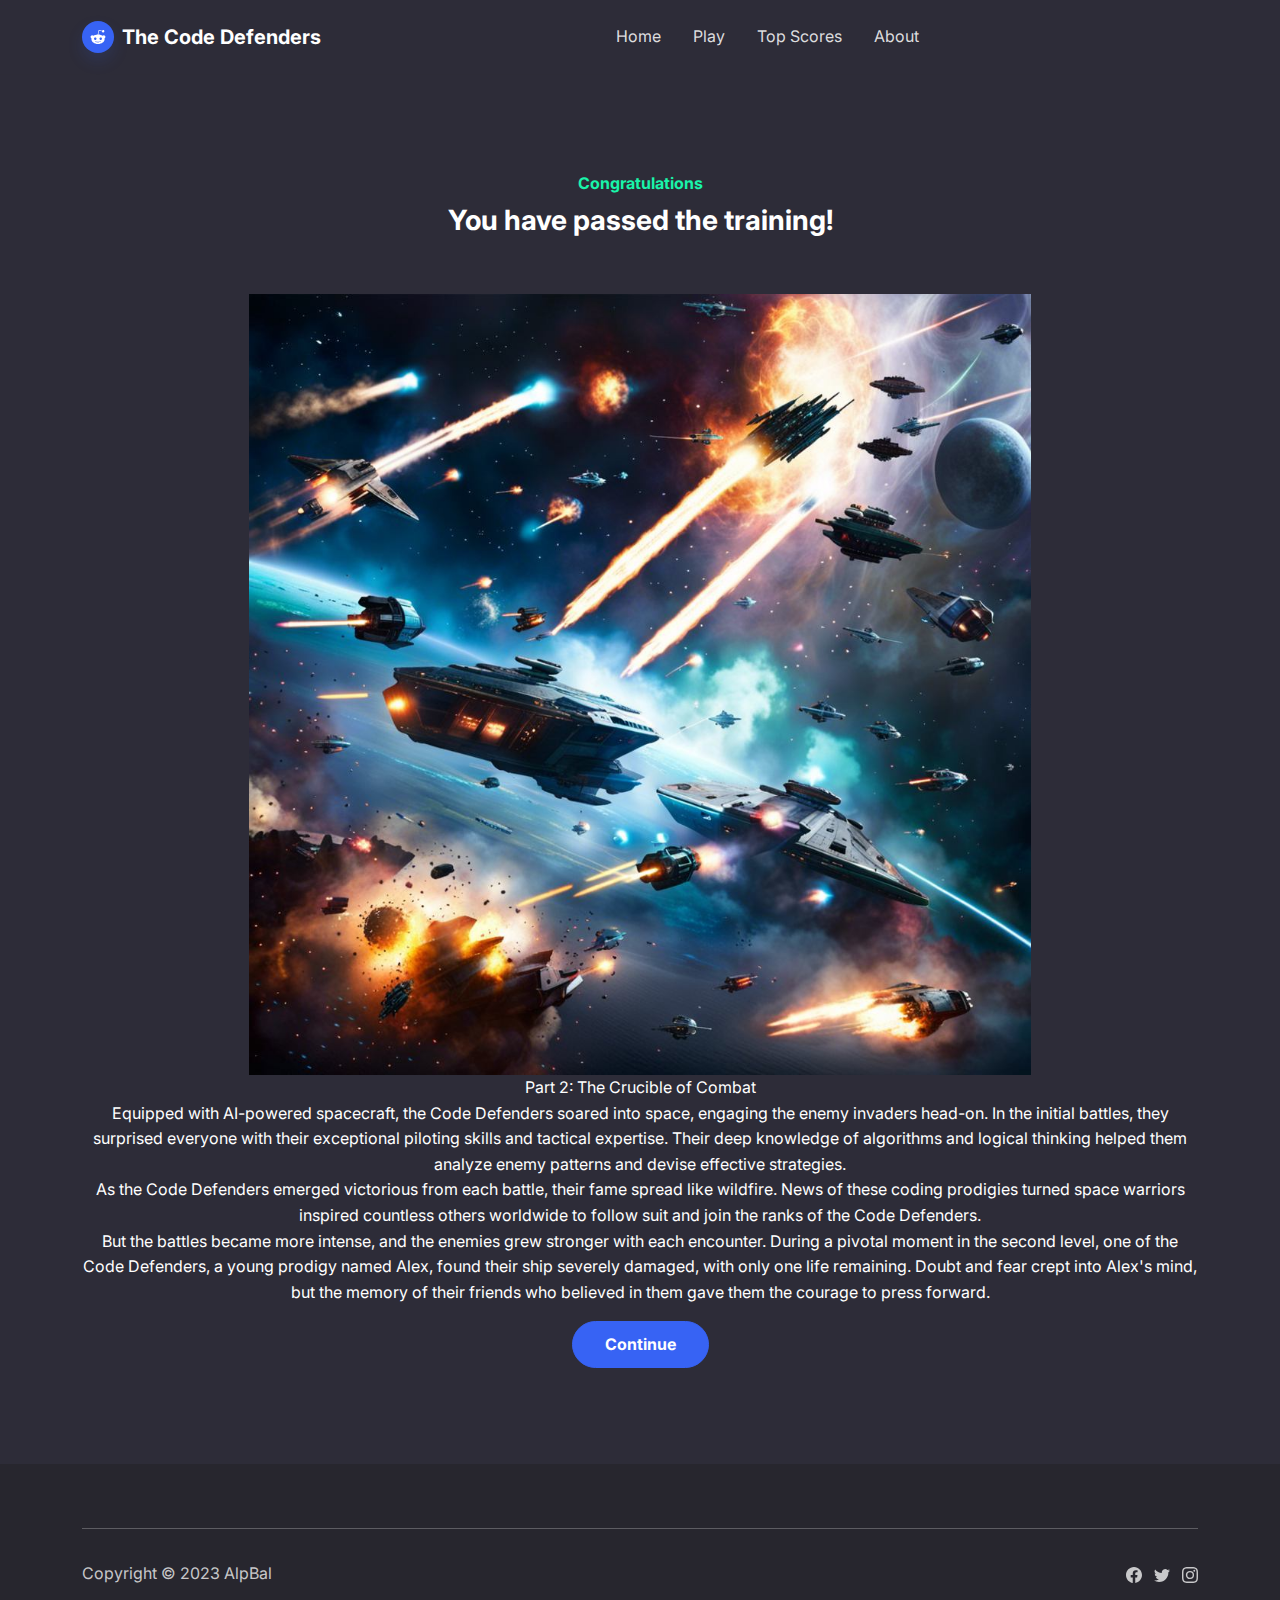
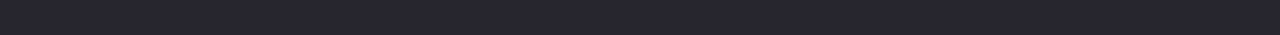
<file: Space Shooter Game/nextlevel.html>
<!DOCTYPE html>
<html data-bs-theme="light" lang="en">

<head>
    <meta charset="utf-8">
    <meta name="viewport" content="width=device-width, initial-scale=1.0, shrink-to-fit=no">
    <title>Level Complate</title>
    <link rel="stylesheet" href="css/bootstrap.min.css">
    <link rel="stylesheet"
        href="https://fonts.googleapis.com/css?family=Inter:300italic,400italic,600italic,700italic,800italic,400,300,600,700,800&amp;display=swap">
</head>

<body>
    <nav class="navbar navbar-expand-md sticky-top py-3 navbar-dark" id="mainNav">
        <div class="container"><a class="navbar-brand d-flex align-items-center" href="/"><span
                    class="bs-icon-sm bs-icon-circle bs-icon-primary shadow d-flex justify-content-center align-items-center me-2 bs-icon"><svg
                        xmlns="http://www.w3.org/2000/svg" viewBox="0 0 512 512" width="1em" height="1em"
                        fill="currentColor">
                        <!--! Font Awesome Free 6.1.1 by @fontawesome - https://fontawesome.com License - https://fontawesome.com/license/free (Icons: CC BY 4.0, Fonts: SIL OFL 1.1, Code: MIT License) Copyright 2022 Fonticons, Inc. -->
                        <path
                            d="M440.3 203.5c-15 0-28.2 6.2-37.9 15.9-35.7-24.7-83.8-40.6-137.1-42.3L293 52.3l88.2 19.8c0 21.6 17.6 39.2 39.2 39.2 22 0 39.7-18.1 39.7-39.7s-17.6-39.7-39.7-39.7c-15.4 0-28.7 9.3-35.3 22l-97.4-21.6c-4.9-1.3-9.7 2.2-11 7.1L246.3 177c-52.9 2.2-100.5 18.1-136.3 42.8-9.7-10.1-23.4-16.3-38.4-16.3-55.6 0-73.8 74.6-22.9 100.1-1.8 7.9-2.6 16.3-2.6 24.7 0 83.8 94.4 151.7 210.3 151.7 116.4 0 210.8-67.9 210.8-151.7 0-8.4-.9-17.2-3.1-25.1 49.9-25.6 31.5-99.7-23.8-99.7zM129.4 308.9c0-22 17.6-39.7 39.7-39.7 21.6 0 39.2 17.6 39.2 39.7 0 21.6-17.6 39.2-39.2 39.2-22 .1-39.7-17.6-39.7-39.2zm214.3 93.5c-36.4 36.4-139.1 36.4-175.5 0-4-3.5-4-9.7 0-13.7 3.5-3.5 9.7-3.5 13.2 0 27.8 28.5 120 29 149 0 3.5-3.5 9.7-3.5 13.2 0 4.1 4 4.1 10.2.1 13.7zm-.8-54.2c-21.6 0-39.2-17.6-39.2-39.2 0-22 17.6-39.7 39.2-39.7 22 0 39.7 17.6 39.7 39.7-.1 21.5-17.7 39.2-39.7 39.2z">
                        </path>
                    </svg></span><span>The Code Defenders</span></a><button data-bs-toggle="collapse"
                class="navbar-toggler" data-bs-target="#navcol-1"><span class="visually-hidden">Toggle
                    navigation</span><span class="navbar-toggler-icon"></span></button>
            <div class="collapse navbar-collapse" id="navcol-1">
                <ul class="navbar-nav mx-auto">
                    <li class="nav-item"><a class="nav-link" href="home.html">Home</a></li>
                    <li class="nav-item"><a class="nav-link" href="index.html">Play</a></li>
                    <li class="nav-item"><a class="nav-link" href="topScores.html">Top Scores</a></li>
                    <li class="nav-item"><a class="nav-link" href="About.html">About</a></li>
                    <li class="nav-item"></li>
                </ul>
            </div>
        </div>
    </nav>
    <section class="py-5">
        <div class="container py-5">
            <div class="row mb-4 mb-lg-5">
                <div class="col-md-8 col-xl-6 text-center mx-auto">
                    <p class="fw-bold text-success mb-2">Congratulations</p>
                    <h3 class="fw-bold">You have passed the training!</h3>
                </div>
            </div>
            <div class="row">
                <div class="col" style="text-align: center;"><img style="text-align: center;width: 70%;"
                        src="img/passed.jpg"></div>
            </div>
            <p style="text-align: center;">Part 2: The Crucible of Combat<br>Equipped with AI-powered spacecraft, the
                Code Defenders soared into space, engaging the enemy invaders head-on. In the initial battles, they
                surprised everyone with their exceptional piloting skills and tactical expertise. Their deep knowledge
                of algorithms and logical thinking helped them analyze enemy patterns and devise effective
                strategies.<br>As the Code Defenders emerged victorious from each battle, their fame spread like
                wildfire. News of these coding prodigies turned space warriors inspired countless others worldwide to
                follow suit and join the ranks of the Code Defenders.<br>But the battles became more intense, and the
                enemies grew stronger with each encounter. During a pivotal moment in the second level, one of the Code
                Defenders, a young prodigy named Alex, found their ship severely damaged, with only one life remaining.
                Doubt and fear crept into Alex's mind, but the memory of their friends who believed in them gave them
                the courage to press forward.</p>
            <div class="row">
                <div class="col" style="text-align: center;"><a class="btn btn-primary" role="link"
                        href="index2.html">Continue</a></div>
            </div>
        </div>
    </section>
    <footer class="bg-dark">
        <div class="container py-4 py-lg-5">
            <hr>
            <div class="text-muted d-flex justify-content-between align-items-center pt-3">
                <p class="mb-0">Copyright © 2023 AlpBal</p>
                <ul class="list-inline mb-0">
                    <li class="list-inline-item"><svg xmlns="http://www.w3.org/2000/svg" width="1em" height="1em"
                            fill="currentColor" viewBox="0 0 16 16" class="bi bi-facebook">
                            <path
                                d="M16 8.049c0-4.446-3.582-8.05-8-8.05C3.58 0-.002 3.603-.002 8.05c0 4.017 2.926 7.347 6.75 7.951v-5.625h-2.03V8.05H6.75V6.275c0-2.017 1.195-3.131 3.022-3.131.876 0 1.791.157 1.791.157v1.98h-1.009c-.993 0-1.303.621-1.303 1.258v1.51h2.218l-.354 2.326H9.25V16c3.824-.604 6.75-3.934 6.75-7.951z">
                            </path>
                        </svg></li>
                    <li class="list-inline-item"><svg xmlns="http://www.w3.org/2000/svg" width="1em" height="1em"
                            fill="currentColor" viewBox="0 0 16 16" class="bi bi-twitter">
                            <path
                                d="M5.026 15c6.038 0 9.341-5.003 9.341-9.334 0-.14 0-.282-.006-.422A6.685 6.685 0 0 0 16 3.542a6.658 6.658 0 0 1-1.889.518 3.301 3.301 0 0 0 1.447-1.817 6.533 6.533 0 0 1-2.087.793A3.286 3.286 0 0 0 7.875 6.03a9.325 9.325 0 0 1-6.767-3.429 3.289 3.289 0 0 0 1.018 4.382A3.323 3.323 0 0 1 .64 6.575v.045a3.288 3.288 0 0 0 2.632 3.218 3.203 3.203 0 0 1-.865.115 3.23 3.23 0 0 1-.614-.057 3.283 3.283 0 0 0 3.067 2.277A6.588 6.588 0 0 1 .78 13.58a6.32 6.32 0 0 1-.78-.045A9.344 9.344 0 0 0 5.026 15z">
                            </path>
                        </svg></li>
                    <li class="list-inline-item"><svg xmlns="http://www.w3.org/2000/svg" width="1em" height="1em"
                            fill="currentColor" viewBox="0 0 16 16" class="bi bi-instagram">
                            <path
                                d="M8 0C5.829 0 5.556.01 4.703.048 3.85.088 3.269.222 2.76.42a3.917 3.917 0 0 0-1.417.923A3.927 3.927 0 0 0 .42 2.76C.222 3.268.087 3.85.048 4.7.01 5.555 0 5.827 0 8.001c0 2.172.01 2.444.048 3.297.04.852.174 1.433.372 1.942.205.526.478.972.923 1.417.444.445.89.719 1.416.923.51.198 1.09.333 1.942.372C5.555 15.99 5.827 16 8 16s2.444-.01 3.298-.048c.851-.04 1.434-.174 1.943-.372a3.916 3.916 0 0 0 1.416-.923c.445-.445.718-.891.923-1.417.197-.509.332-1.09.372-1.942C15.99 10.445 16 10.173 16 8s-.01-2.445-.048-3.299c-.04-.851-.175-1.433-.372-1.941a3.926 3.926 0 0 0-.923-1.417A3.911 3.911 0 0 0 13.24.42c-.51-.198-1.092-.333-1.943-.372C10.443.01 10.172 0 7.998 0h.003zm-.717 1.442h.718c2.136 0 2.389.007 3.232.046.78.035 1.204.166 1.486.275.373.145.64.319.92.599.28.28.453.546.598.92.11.281.24.705.275 1.485.039.843.047 1.096.047 3.231s-.008 2.389-.047 3.232c-.035.78-.166 1.203-.275 1.485a2.47 2.47 0 0 1-.599.919c-.28.28-.546.453-.92.598-.28.11-.704.24-1.485.276-.843.038-1.096.047-3.232.047s-2.39-.009-3.233-.047c-.78-.036-1.203-.166-1.485-.276a2.478 2.478 0 0 1-.92-.598 2.48 2.48 0 0 1-.6-.92c-.109-.281-.24-.705-.275-1.485-.038-.843-.046-1.096-.046-3.233 0-2.136.008-2.388.046-3.231.036-.78.166-1.204.276-1.486.145-.373.319-.64.599-.92.28-.28.546-.453.92-.598.282-.11.705-.24 1.485-.276.738-.034 1.024-.044 2.515-.045v.002zm4.988 1.328a.96.96 0 1 0 0 1.92.96.96 0 0 0 0-1.92zm-4.27 1.122a4.109 4.109 0 1 0 0 8.217 4.109 4.109 0 0 0 0-8.217zm0 1.441a2.667 2.667 0 1 1 0 5.334 2.667 2.667 0 0 1 0-5.334z">
                            </path>
                        </svg></li>
                </ul>
            </div>
        </div>
    </footer>
    <script src="https://cdn.jsdelivr.net/npm/bootstrap@5.3.0/dist/js/bootstrap.bundle.min.js"></script>
    <script src="js/bs-init.js"></script>
    <script src="js/bold-and-dark.js"></script>
</body>

</html>
</file>
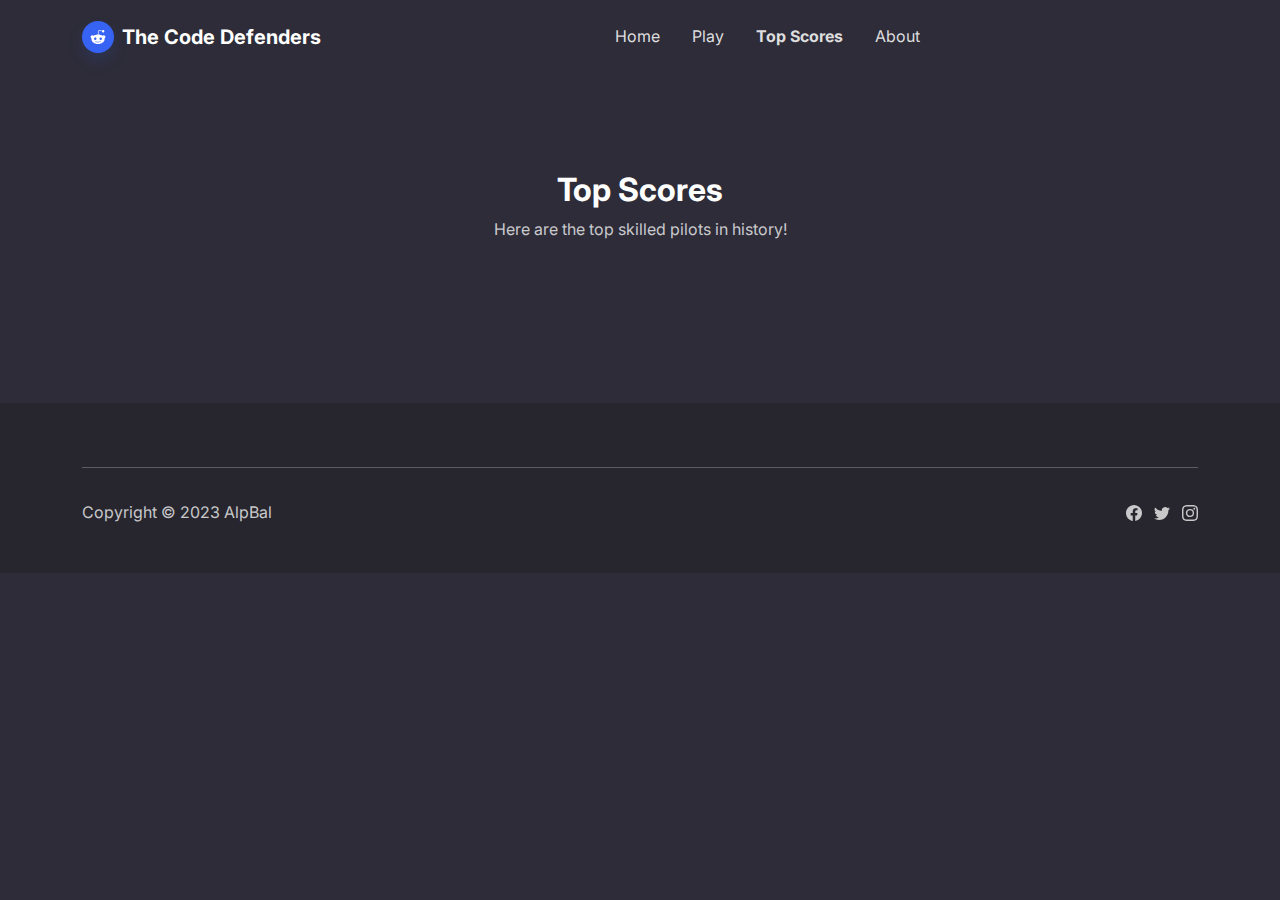
<file: Space Shooter Game/topScores.html>
<!DOCTYPE html>
<html data-bs-theme="light" lang="en">

<head>
    <meta charset="utf-8">
    <meta name="viewport" content="width=device-width, initial-scale=1.0, shrink-to-fit=no">
    <title>Top Scores</title>
    <link rel="stylesheet" href="css/bootstrap.min.css">
    <link rel="stylesheet"
        href="https://fonts.googleapis.com/css?family=Inter:300italic,400italic,600italic,700italic,800italic,400,300,600,700,800&amp;display=swap">
</head>

<body>
    <nav class="navbar navbar-expand-md sticky-top py-3 navbar-dark" id="mainNav">
        <div class="container"><a class="navbar-brand d-flex align-items-center" href="/"><span
                    class="bs-icon-sm bs-icon-circle bs-icon-primary shadow d-flex justify-content-center align-items-center me-2 bs-icon"><svg
                        xmlns="http://www.w3.org/2000/svg" viewBox="0 0 512 512" width="1em" height="1em"
                        fill="currentColor">
                        <!--! Font Awesome Free 6.1.1 by @fontawesome - https://fontawesome.com License - https://fontawesome.com/license/free (Icons: CC BY 4.0, Fonts: SIL OFL 1.1, Code: MIT License) Copyright 2022 Fonticons, Inc. -->
                        <path
                            d="M440.3 203.5c-15 0-28.2 6.2-37.9 15.9-35.7-24.7-83.8-40.6-137.1-42.3L293 52.3l88.2 19.8c0 21.6 17.6 39.2 39.2 39.2 22 0 39.7-18.1 39.7-39.7s-17.6-39.7-39.7-39.7c-15.4 0-28.7 9.3-35.3 22l-97.4-21.6c-4.9-1.3-9.7 2.2-11 7.1L246.3 177c-52.9 2.2-100.5 18.1-136.3 42.8-9.7-10.1-23.4-16.3-38.4-16.3-55.6 0-73.8 74.6-22.9 100.1-1.8 7.9-2.6 16.3-2.6 24.7 0 83.8 94.4 151.7 210.3 151.7 116.4 0 210.8-67.9 210.8-151.7 0-8.4-.9-17.2-3.1-25.1 49.9-25.6 31.5-99.7-23.8-99.7zM129.4 308.9c0-22 17.6-39.7 39.7-39.7 21.6 0 39.2 17.6 39.2 39.7 0 21.6-17.6 39.2-39.2 39.2-22 .1-39.7-17.6-39.7-39.2zm214.3 93.5c-36.4 36.4-139.1 36.4-175.5 0-4-3.5-4-9.7 0-13.7 3.5-3.5 9.7-3.5 13.2 0 27.8 28.5 120 29 149 0 3.5-3.5 9.7-3.5 13.2 0 4.1 4 4.1 10.2.1 13.7zm-.8-54.2c-21.6 0-39.2-17.6-39.2-39.2 0-22 17.6-39.7 39.2-39.7 22 0 39.7 17.6 39.7 39.7-.1 21.5-17.7 39.2-39.7 39.2z">
                        </path>
                    </svg></span><span>The Code Defenders</span></a><button data-bs-toggle="collapse"
                class="navbar-toggler" data-bs-target="#navcol-1"><span class="visually-hidden">Toggle
                    navigation</span><span class="navbar-toggler-icon"></span></button>
            <div class="collapse navbar-collapse" id="navcol-1">
                <ul class="navbar-nav mx-auto">
                    <li class="nav-item"><a class="nav-link" href="home.html">Home</a></li>
                    <li class="nav-item"><a class="nav-link" href="index.html">Play</a></li>
                    <li class="nav-item"><a class="nav-link active" href="topScores.html">Top Scores</a></li>
                    <li class="nav-item"><a class="nav-link" href="About.html">About</a></li>
                    <li class="nav-item"></li>
                </ul>
            </div>
        </div>
    </nav>
    <section class="py-5">
        <div class="container py-5">
            <div class="row mb-5">
                <div class="col-md-8 col-xl-6 text-center mx-auto">
                    <h2 class="fw-bold">Top Scores</h2>
                    <p class="text-muted">Here are the top skilled pilots in history!</p>
                    <div class="scoreBar">
                        <p class="topScoredUsers"></p>
                    </div>
                </div>
            </div>
        </div>
    </section>
    <footer class="bg-dark">
        <div class="container py-4 py-lg-5">
            <hr>
            <div class="text-muted d-flex justify-content-between align-items-center pt-3">
                <p class="mb-0">Copyright © 2023 AlpBal</p>
                <ul class="list-inline mb-0">
                    <li class="list-inline-item"><svg xmlns="http://www.w3.org/2000/svg" width="1em" height="1em"
                            fill="currentColor" viewBox="0 0 16 16" class="bi bi-facebook">
                            <path
                                d="M16 8.049c0-4.446-3.582-8.05-8-8.05C3.58 0-.002 3.603-.002 8.05c0 4.017 2.926 7.347 6.75 7.951v-5.625h-2.03V8.05H6.75V6.275c0-2.017 1.195-3.131 3.022-3.131.876 0 1.791.157 1.791.157v1.98h-1.009c-.993 0-1.303.621-1.303 1.258v1.51h2.218l-.354 2.326H9.25V16c3.824-.604 6.75-3.934 6.75-7.951z">
                            </path>
                        </svg></li>
                    <li class="list-inline-item"><svg xmlns="http://www.w3.org/2000/svg" width="1em" height="1em"
                            fill="currentColor" viewBox="0 0 16 16" class="bi bi-twitter">
                            <path
                                d="M5.026 15c6.038 0 9.341-5.003 9.341-9.334 0-.14 0-.282-.006-.422A6.685 6.685 0 0 0 16 3.542a6.658 6.658 0 0 1-1.889.518 3.301 3.301 0 0 0 1.447-1.817 6.533 6.533 0 0 1-2.087.793A3.286 3.286 0 0 0 7.875 6.03a9.325 9.325 0 0 1-6.767-3.429 3.289 3.289 0 0 0 1.018 4.382A3.323 3.323 0 0 1 .64 6.575v.045a3.288 3.288 0 0 0 2.632 3.218 3.203 3.203 0 0 1-.865.115 3.23 3.23 0 0 1-.614-.057 3.283 3.283 0 0 0 3.067 2.277A6.588 6.588 0 0 1 .78 13.58a6.32 6.32 0 0 1-.78-.045A9.344 9.344 0 0 0 5.026 15z">
                            </path>
                        </svg></li>
                    <li class="list-inline-item"><svg xmlns="http://www.w3.org/2000/svg" width="1em" height="1em"
                            fill="currentColor" viewBox="0 0 16 16" class="bi bi-instagram">
                            <path
                                d="M8 0C5.829 0 5.556.01 4.703.048 3.85.088 3.269.222 2.76.42a3.917 3.917 0 0 0-1.417.923A3.927 3.927 0 0 0 .42 2.76C.222 3.268.087 3.85.048 4.7.01 5.555 0 5.827 0 8.001c0 2.172.01 2.444.048 3.297.04.852.174 1.433.372 1.942.205.526.478.972.923 1.417.444.445.89.719 1.416.923.51.198 1.09.333 1.942.372C5.555 15.99 5.827 16 8 16s2.444-.01 3.298-.048c.851-.04 1.434-.174 1.943-.372a3.916 3.916 0 0 0 1.416-.923c.445-.445.718-.891.923-1.417.197-.509.332-1.09.372-1.942C15.99 10.445 16 10.173 16 8s-.01-2.445-.048-3.299c-.04-.851-.175-1.433-.372-1.941a3.926 3.926 0 0 0-.923-1.417A3.911 3.911 0 0 0 13.24.42c-.51-.198-1.092-.333-1.943-.372C10.443.01 10.172 0 7.998 0h.003zm-.717 1.442h.718c2.136 0 2.389.007 3.232.046.78.035 1.204.166 1.486.275.373.145.64.319.92.599.28.28.453.546.598.92.11.281.24.705.275 1.485.039.843.047 1.096.047 3.231s-.008 2.389-.047 3.232c-.035.78-.166 1.203-.275 1.485a2.47 2.47 0 0 1-.599.919c-.28.28-.546.453-.92.598-.28.11-.704.24-1.485.276-.843.038-1.096.047-3.232.047s-2.39-.009-3.233-.047c-.78-.036-1.203-.166-1.485-.276a2.478 2.478 0 0 1-.92-.598 2.48 2.48 0 0 1-.6-.92c-.109-.281-.24-.705-.275-1.485-.038-.843-.046-1.096-.046-3.233 0-2.136.008-2.388.046-3.231.036-.78.166-1.204.276-1.486.145-.373.319-.64.599-.92.28-.28.546-.453.92-.598.282-.11.705-.24 1.485-.276.738-.034 1.024-.044 2.515-.045v.002zm4.988 1.328a.96.96 0 1 0 0 1.92.96.96 0 0 0 0-1.92zm-4.27 1.122a4.109 4.109 0 1 0 0 8.217 4.109 4.109 0 0 0 0-8.217zm0 1.441a2.667 2.667 0 1 1 0 5.334 2.667 2.667 0 0 1 0-5.334z">
                            </path>
                        </svg></li>
                </ul>
            </div>
        </div>
    </footer>
    <script src="https://cdn.jsdelivr.net/npm/bootstrap@5.3.0/dist/js/bootstrap.bundle.min.js"></script>
    <script src="js/bs-init.js"></script>
    <script src="js/bold-and-dark.js"></script>
    <script>
        function displayTopScores() {
            const $topScoredUsers = document.querySelector('.topScoredUsers');
            const scores = JSON.parse(localStorage.getItem('scores')) || {};

            // Sort scores in descending order
            const sortedScores = Object.entries(scores).sort((a, b) => b[1] - a[1]);

            let topScoreHtml = '';
            sortedScores.slice(0, 5).forEach((score, index) => {
                topScoreHtml += `${index + 1}. ${score[0]}: ${score[1]}<br>`;
            });
            $topScoredUsers.innerHTML = topScoreHtml;
        }

        displayTopScores();
    </script>
</body>

</html>
</file>
<file: guessMyNumber/style.css>
@import url('https://fonts.googleapis.com/css?family=Press+Start+2P&display=swap');

* {
  margin: 0;
  padding: 0;
  box-sizing: inherit;
}

html {
  font-size: 62.5%;
  box-sizing: border-box;
}

body {
  font-family: 'Press Start 2P', sans-serif;
  color: #eee;
  background-color: #222;
  /* background-color: #60b347; */
}

/* LAYOUT */
header {
  position: relative;
  height: 35vh;
  border-bottom: 7px solid #eee;
}

main {
  height: 65vh;
  color: #eee;
  display: flex;
  align-items: center;
  justify-content: space-around;
}

.left {
  width: 52rem;
  display: flex;
  flex-direction: column;
  align-items: center;
}

.right {
  width: 52rem;
  font-size: 2rem;
}

/* ELEMENTS STYLE */
h1 {
  font-size: 4rem;
  text-align: center;
  position: absolute;
  width: 100%;
  top: 52%;
  left: 50%;
  transform: translate(-50%, -50%);
}

.number {
  background: #eee;
  color: #333;
  font-size: 6rem;
  width: 15rem;
  padding: 3rem 0rem;
  text-align: center;
  position: absolute;
  bottom: 0;
  left: 50%;
  transform: translate(-50%, 50%);
}

.between {
  font-size: 1.4rem;
  position: absolute;
  top: 2rem;
  right: 2rem;
}

.again {
  position: absolute;
  top: 2rem;
  left: 2rem;
}

.guess {
  background: none;
  border: 4px solid #eee;
  font-family: inherit;
  color: inherit;
  font-size: 5rem;
  padding: 2.5rem;
  width: 25rem;
  text-align: center;
  display: block;
  margin-bottom: 3rem;
}

.btn {
  border: none;
  background-color: #eee;
  color: #222;
  font-size: 2rem;
  font-family: inherit;
  padding: 2rem 3rem;
  cursor: pointer;
}

.btn:hover {
  background-color: #ccc;
}

.message {
  margin-bottom: 8rem;
  height: 3rem;
}

.label-score {
  margin-bottom: 2rem;
}
</file>
<file: modalOpenClose/style.css>
* {
  margin: 0;
  padding: 0;
  box-sizing: inherit;
}

html {
  font-size: 62.5%;
  box-sizing: border-box;
}

body {
  font-family: sans-serif;
  color: #333;
  line-height: 1.5;
  height: 100vh;
  position: relative;
  display: flex;
  align-items: flex-start;
  justify-content: center;
  background: linear-gradient(to top left, #28b487, #7dd56f);
}

.show-modal {
  font-size: 2rem;
  font-weight: 600;
  padding: 1.75rem 3.5rem;
  margin: 5rem 2rem;
  border: none;
  background-color: #fff;
  color: #444;
  border-radius: 10rem;
  cursor: pointer;
}

.close-modal {
  position: absolute;
  top: 1.2rem;
  right: 2rem;
  font-size: 5rem;
  color: #333;
  cursor: pointer;
  border: none;
  background: none;
}

h1 {
  font-size: 2.5rem;
  margin-bottom: 2rem;
}

p {
  font-size: 1.8rem;
}

/* -------------------------- */
/* CLASSES TO MAKE MODAL WORK */
.hidden {
  display: none;
}

.modal {
  position: absolute;
  top: 50%;
  left: 50%;
  transform: translate(-50%, -50%);
  width: 70%;

  background-color: white;
  padding: 6rem;
  border-radius: 5px;
  box-shadow: 0 3rem 5rem rgba(0, 0, 0, 0.3);
  z-index: 10;
}

.overlay {
  position: absolute;
  top: 0;
  left: 0;
  width: 100%;
  height: 100%;
  background-color: rgba(0, 0, 0, 0.6);
  backdrop-filter: blur(3px);
  z-index: 5;
}
</file>
<file: Movie Tickets/style.css>
body {
    background-color: #292929;
    display: flex;
    flex-direction: column;
    align-items: center;
    justify-content: center;
    height: 100vh;
    margin: 0;
    color: #fff;
}

.seat {
    background-color: #444451;
    height: 15px;
    width: 15px;
    margin: 3px;
    border-radius: 5px;
}

.seat.selected {
    background-color: #f6eb6f;
}

.seat.reserved {
    background-color: #fff;
}

.seat:not(.reserved):hover {
    cursor: pointer;
    transform: scale(1.3);
}

.seat:nth-of-type(2) {
    margin-right: 20px;
}

.seat:nth-last-of-type(3) {
    margin-right: 20px;
}

.row {
    display: flex;
}

.screen {
    background-color: #fff;
    height: 50px;
    width: 100%;
    margin: 20px 0;
    box-shadow: 0 3px 8px rgba(255, 255, 255, 0.7);
}

.movie-list {
    margin: 20px 0;
}

.info {
    background-color: rgba(0, 0, 0, 0.2);
    padding: 5px 10px;
    color: #777;
    display: flex;
}

.info li {
    display: flex;
    align-items: center;
    justify-content: center;
    margin: 0 10px;
}

p.text span {
    color: #f6eb6f;
}
</file>
<file: Space Shooter Game/css/main.css>
html,
body {
  height: 100%;
  overflow: hidden;
}

body {
  margin: 0;
  font: 16px sans-serif;
}

.wrap {
  display: flex;
  flex-direction: column;
  height: 100%;
}

header {
  text-align: center;
  background: black;
  color: #fd0000;
  padding: 10px;
}
#topBar {
  display: flex;
  flex-direction: row;
  background: black;
  justify-content: space-between;
  color: white;
  padding-left: 20px;
  padding-right: 20px;
}
.fpsDisplay {
  align-self: flex-end;
}

.score {
  align-self: flex-start;
}

.timePassedSpan {
  align-self: center;
}

.mapButtons {
  display: flex;
  flex-direction: row;
  background: black;
  justify-content: center;
  color: white;
  padding-left: 20px;
  padding-right: 20px;
}
.scoreBar {
  display: flex;
  flex-direction: column;
  align-items: flex-start;
  height: 70vh;
  width: 15vw;
  border: 2px white dotted;
  position: absolute;
  color: white;
  padding: 10px;
  margin-top: 100px;
  margin-left: 30px;
}

footer {
  padding: 10px;
  text-align: center;
  font-size: 11px;
  background: black;
  color: white;
}

.game-wrapper {
  flex: 1;
  display: flex;
  justify-content: center;
  align-items: center;
  background: #222;
}

.game .enemy {
  position: absolute;
  margin-left: -28px;
  margin-top: -18px;
  width: 56px;
}

.game .player {
  position: absolute;
  margin-left: -28px;
  width: 56px;
}

.game .laser {
  position: absolute;
  margin-left: -2.5px;
  height: 30px;
}

.game .enemy-laser {
  position: absolute;
  margin-left: -2.5px;
  height: 30px;
}

.congratulations {
  display: none;
  position: absolute;
  background: #c7a526;
  color: white;
  padding: 20px 50px;
  box-shadow: 0 2px 10px rgba(0, 0, 0, 0.2);
  border-radius: 10px;
  text-align: center;
  animation: pop-in 1s;
}

.congratulations a {
  text-decoration: none;
}

.game-over {
  display: none;
  position: absolute;
  background: #6b1818;
  color: white;
  padding: 20px 50px;
  box-shadow: 0 2px 10px rgba(0, 0, 0, 0.2);
  border-radius: 10px;
  text-align: center;
  animation: pop-in 1s;
}

.btn {
  border: 2px solid #36bbf5;
  border-radius: 3px;
  box-shadow: 0 2px rgba(0, 0, 0, 0.15);
  background: linear-gradient(to bottom, #fff 0%, #fff 49%, #f5f5f5 50%, #eee 100%);
  padding: 10px 40px;
  font: 14px sans-serif;
}
.restartbtn {
  border: 2px solid #ff1e00;
  border-radius: 3px;
  box-shadow: 0 2px rgba(0, 0, 0, 0.15);
  background: rgb(59, 59, 59);
  padding: 10px;
  font: 12px sans-serif;
  margin-bottom: 5px;
  color: white;
}
@keyframes pop-in {
  0% {
    opacity: 0;
    transform: translate(0, -100px);
  }
  10% {
    opacity: 1;
  }
  50% {
    transform: translate(0, 30px);
  }
  100% {
    transform: translate(0, 0);
  }
}

.asteroidsContainer {
  width: 800px;
  height: 600px;
  position: absolute;
  overflow: hidden; /* Add this to hide overflowing elements */
}

.asto {
  width: 48px;
  height: 48px;
  background: url(../img/asteroid.png);
  position: absolute;
  visibility: hidden;
}

.asteroidsContainer .asteroid1 {
  left: 50px;
  animation-fill-mode: forwards;
  animation: astreoid 5s linear infinite;
  animation-delay: 5s;
}
.asteroidsContainer .asteroid2 {
  left: 400px;
  animation-fill-mode: forwards;
  animation: astreoid 6s linear infinite;
  animation-delay: 2s;
}

.asteroidsContainer .asteroid3 {
  left: 700px;
  animation-fill-mode: forwards;
  animation: astreoid 4s linear infinite;
  animation-delay: 3s;
}

@keyframes astreoid {
  from {
    visibility: hidden;
    transform: translateY(0) translateX(-50px);
  }
  to {
    visibility: visible;
    transform: translateY(560px) translateX(50px);
  }
}

/* .scroll {
  width: 100%;
  height: 600px;
  background: url(../img/scroll.png);
  position: absolute;
  animation-fill-mode: forwards;
  animation: scroll 10s linear infinite;
  opacity: 70%;
  visibility: hidden;
}
.scroll2 {
  width: 100%;
  height: 600px;
  background: url(../img/scroll2.png);
  position: absolute;
  animation-fill-mode: forwards;
  animation: scroll 10s linear infinite;
  animation-delay: 5s;
  opacity: 70%;
  visibility: hidden;
  top: 0;
} */
@keyframes scroll {
  from {
    visibility: hidden;
    transform: translateY(0);
    opacity: 10%;
  }
  to {
    visibility: visible;
    transform: translateY(600px);
    opacity: 70%;
  }
}

.paused {
  animation-play-state: paused;
}
.hidden {
  opacity: 0;
}

.row {
  height: 100px;
}

.row img {
  width: 100px;
  height: 100px;
}

.mapsContainer {
  position: absolute;
  display: flexbox;
  width: 800px;
  height: 600px;
  z-index: 0; /* Add this line to set a lower z-index for the map elements */
}
.game {
  width: 800px;
  height: 600px;
  box-shadow: 0 2px 10px rgba(0, 0, 0, 0.2);
  position: relative;
  overflow: hidden; /* Add this to hide overflowing background */
}
</file>
